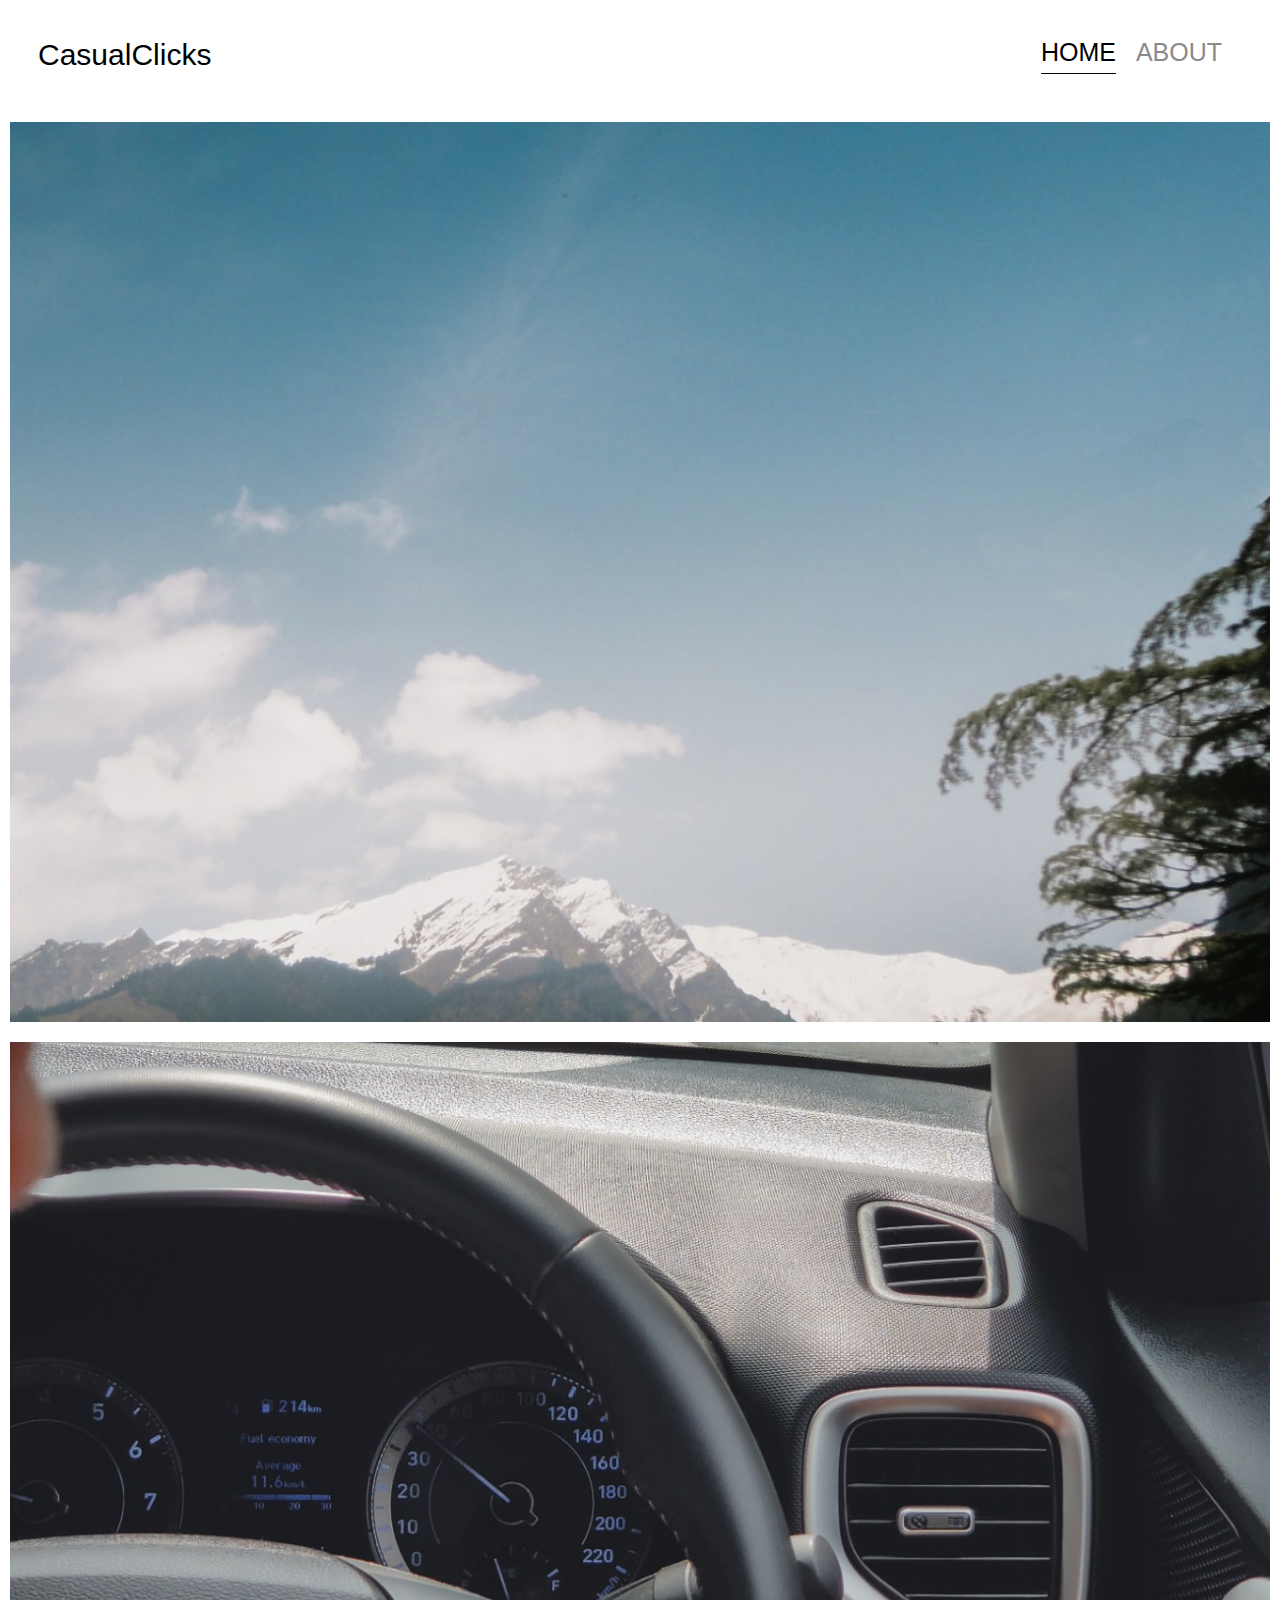
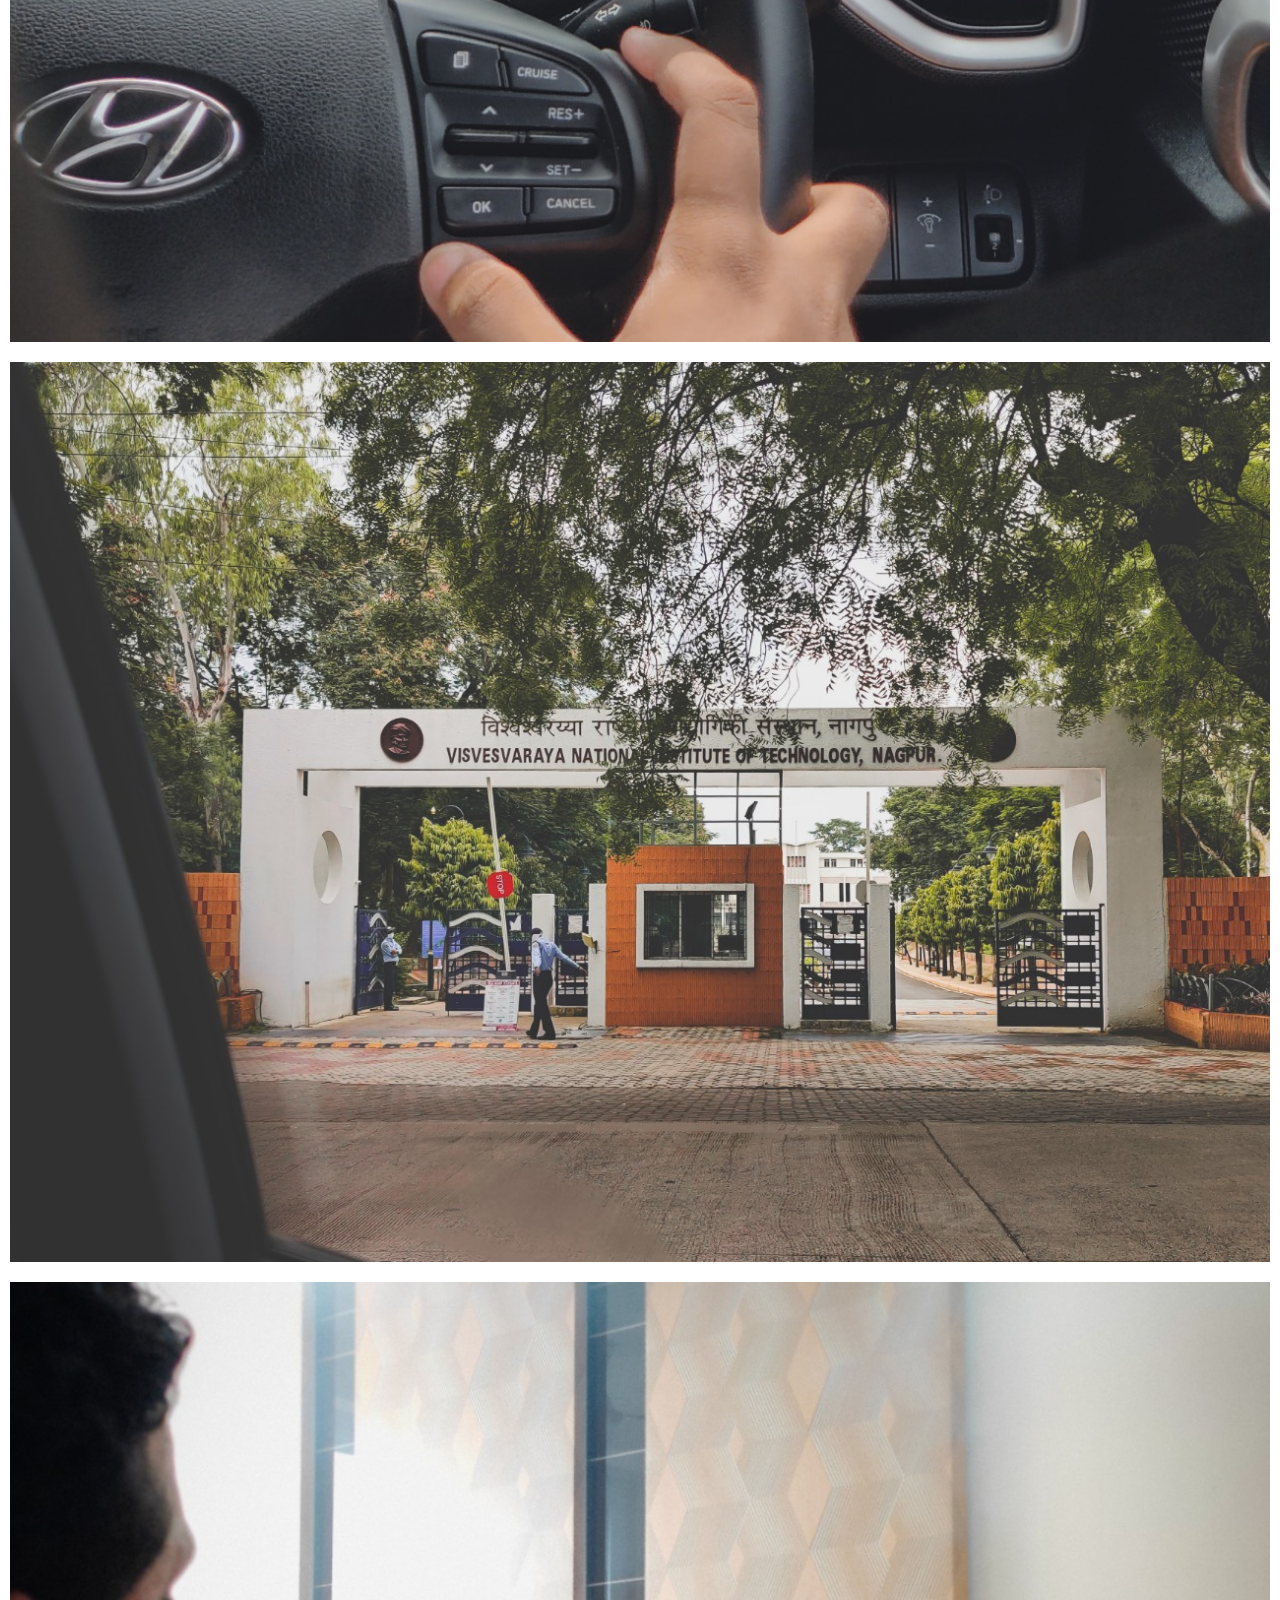
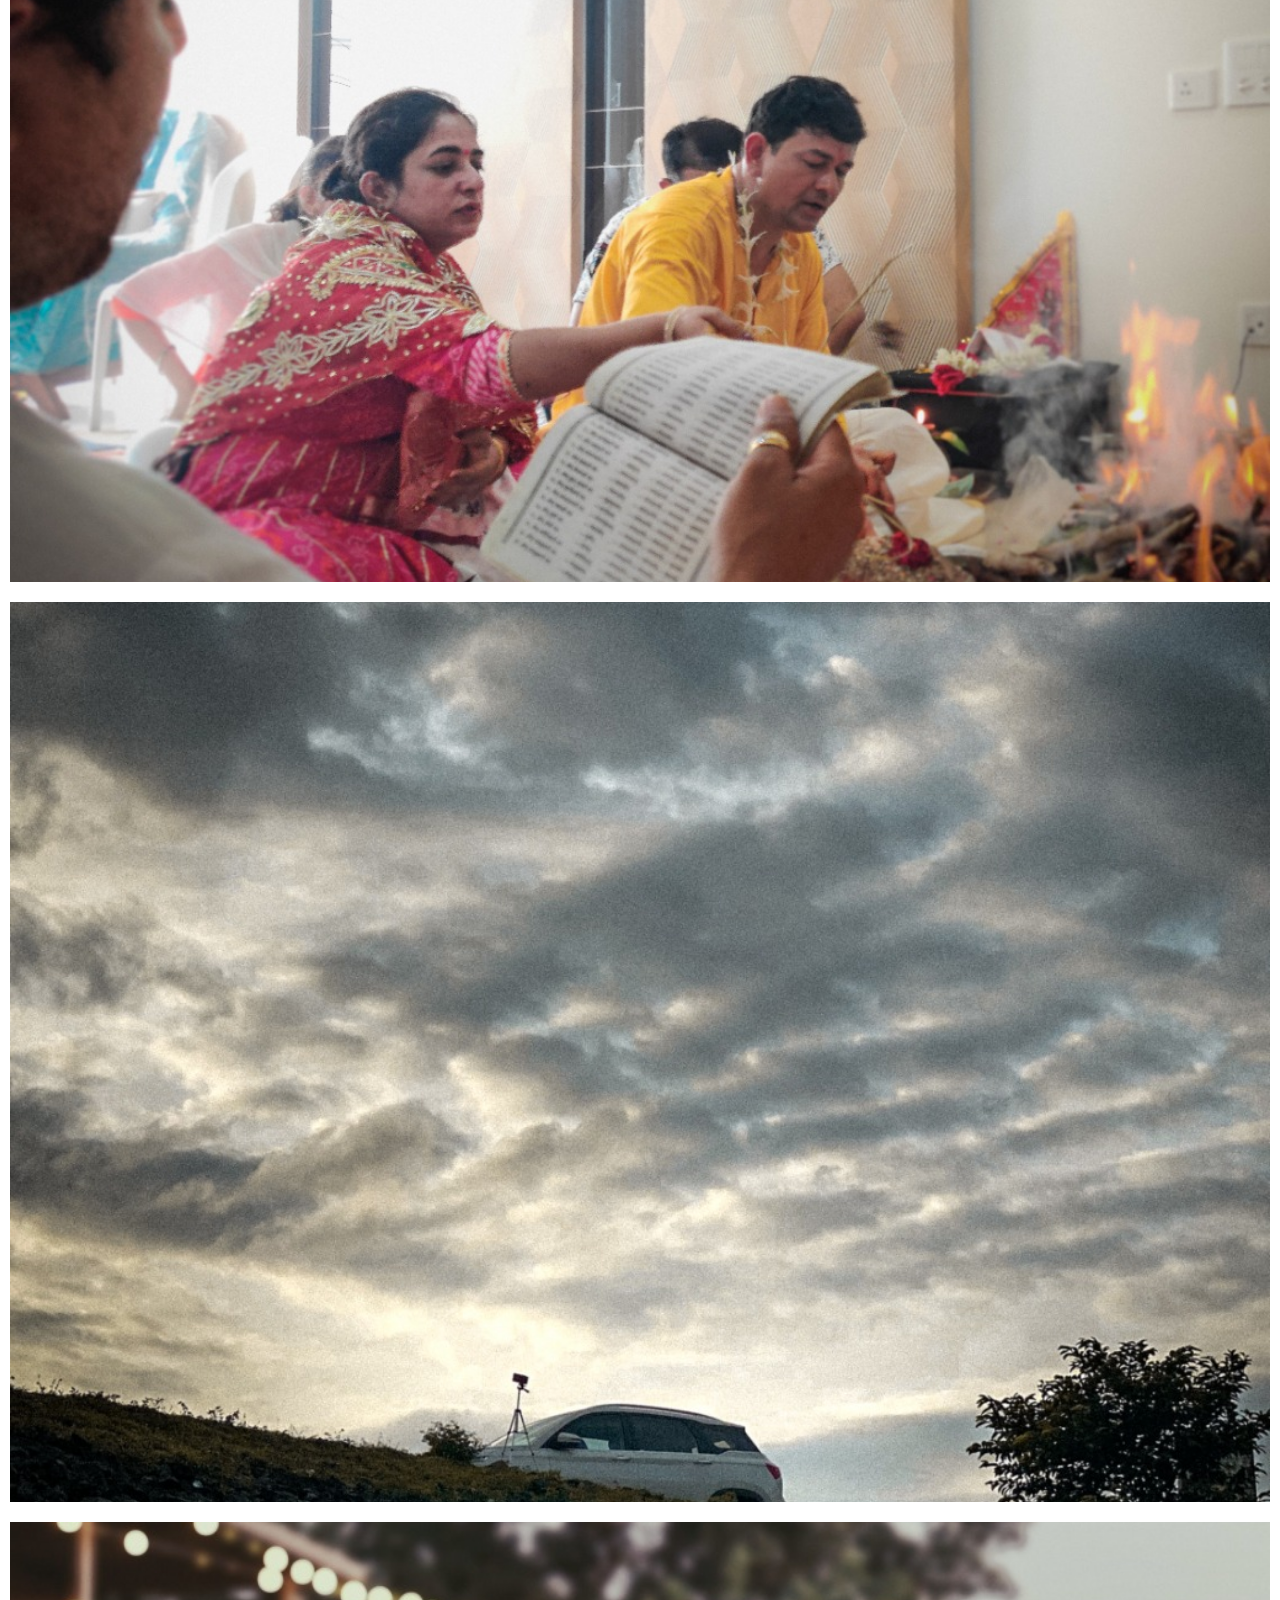
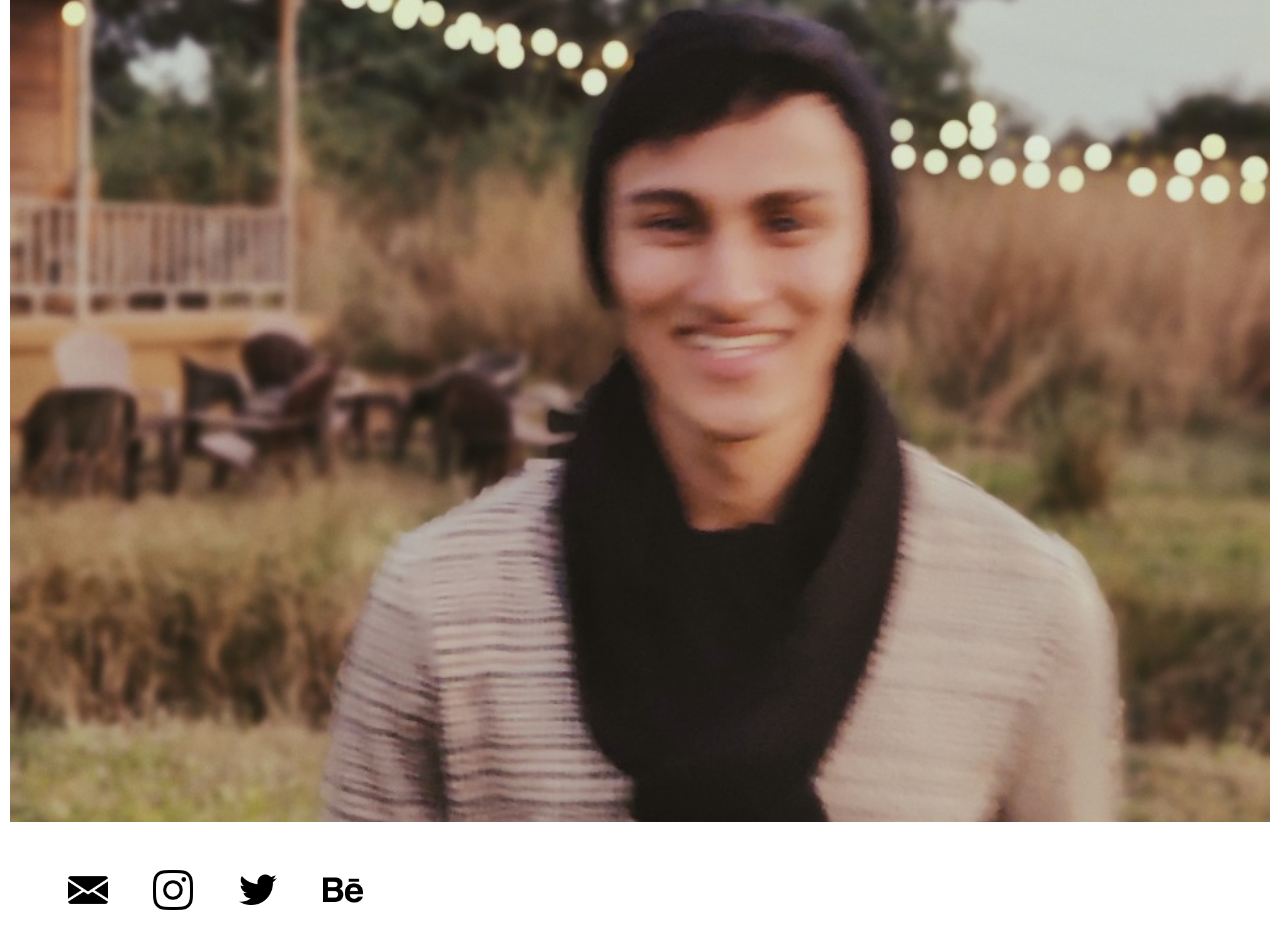
<file: index.html>
<!DOCTYPE html>
<html>
<head>
	<meta charset="utf-8" />
	<title>CasualClicks</title>
	<link rel="icon" type="image" href="images/5.png">
	<link rel="stylesheet" type="text/css" href="style.css">
</head>
<body>
	<div class="container">
<!--Nav-->		
		<div class="nav-wrapper">
			<div class="left-side">
				<div class="brand">
					<div>CasualClicks</div>
				</div>
			</div>

			<div class="right-side">
				<div class="nav-link active-nav-link">
					<a href="index.html">Home</a>
				</div>
				<div class="nav-link">
					<a href="about.html">About</a>
				</div>
			</div>
		</div>
<!--Main Content-->
		<div class="content-wrapper">
			<div class="portfolio-items-wrapper">

				<div class="portfolio-item-wrapper">
					<a href="himachal.html">
					 <div class="portfolio-img-background" style="background-image:url(images/9.jpeg)"></div>

					 <div class="img-text-wrapper">
	
					 	<div class="subtitle">Himachal Pradesh, 2019.</div>
					 </div>
					</a>
				</div>

				<div class="portfolio-item-wrapper">
					<a href="automotive.html">
					 <div class="portfolio-img-background" style="background-image:url(images/11.jpeg)"></div>

					 <div class="img-text-wrapper">
	
					 	<div class="subtitle">Automotive</div>
					 </div>
					</a>
				</div>

				<div class="portfolio-item-wrapper">
					 <a href="vnit.html">
					 <div class="portfolio-img-background" style="background-image:url(images/12.jpeg)"></div>

					 <div class="img-text-wrapper">
	
					 	<div class="subtitle">Visvesvaraya National Institute of Technology.</div>
					 </div>
					 </a>
				</div>

				<div class="portfolio-item-wrapper">
					 <a href="vaastu-pooja.html">
					 <div class="portfolio-img-background" style="background-image:url(images/10.jpeg)"></div>

					 <div class="img-text-wrapper">
	
					 	<div class="subtitle">Vaastu Pooja, 2020.</div>
					 </div>
					 </a>
				</div>

				<div class="portfolio-item-wrapper">
					 <a href="jhilpi.html">
					 <div class="portfolio-img-background" style="background-image:url(images/7.jpeg)"></div>

					 <div class="img-text-wrapper">
	
					 	<div class="subtitle">Jhilpi Lake, 2020.</div>
					 </div>
					 </a>
				</div>

				<div class="portfolio-item-wrapper">
					 <a href="karhandla.html">
					 <div class="portfolio-img-background" style="background-image:url(images/8.jpeg)"></div>

					 <div class="img-text-wrapper">
	
					 	<div class="subtitle">Karhandla, 2020.</div>
					 </div>
					 </a>
				</div>
			</div>
		</div>

<!--Footer-->
		<div class="footer-wrapper">
			<div class="footer-link">
				<a href="mailto:casualclicks20@gmail.com"><img src="logos/email.png" height="25px"></a>
			</div>
			<div class="footer-link">
				<a href="https://www.instagram.com/casualclicks20/"><img src="logos/instagram.png" height="25px"></a>
			</div>
			<div class="footer-link">
				<a href="https://twitter.com/casualclicks20"><img src="logos/twitter1.png" height="25px"></a>
			</div>
			<div class="footer-link">
				<a href="https://www.behance.net/parasbansal20"><img src="logos/behance.png" height="25px"></a>
			</div>
		</div>
	</div>

</body>
<!--Javascript for hovering to make bg darker action-->
<script >
	const portfolioItems = document.querySelectorAll('.portfolio-item-wrapper');

	portfolioItems.forEach(portfolioItem =>{
		portfolioItem.addEventListener('mouseover', () =>{
			portfolioItem.childNodes[1].childNodes[1].classList.add('img-darken');
		})

		portfolioItem.addEventListener('mouseout', () =>{
			portfolioItem.childNodes[1].childNodes[1].classList.remove('img-darken');
		})
	})
	
</script>
</html>
</file>
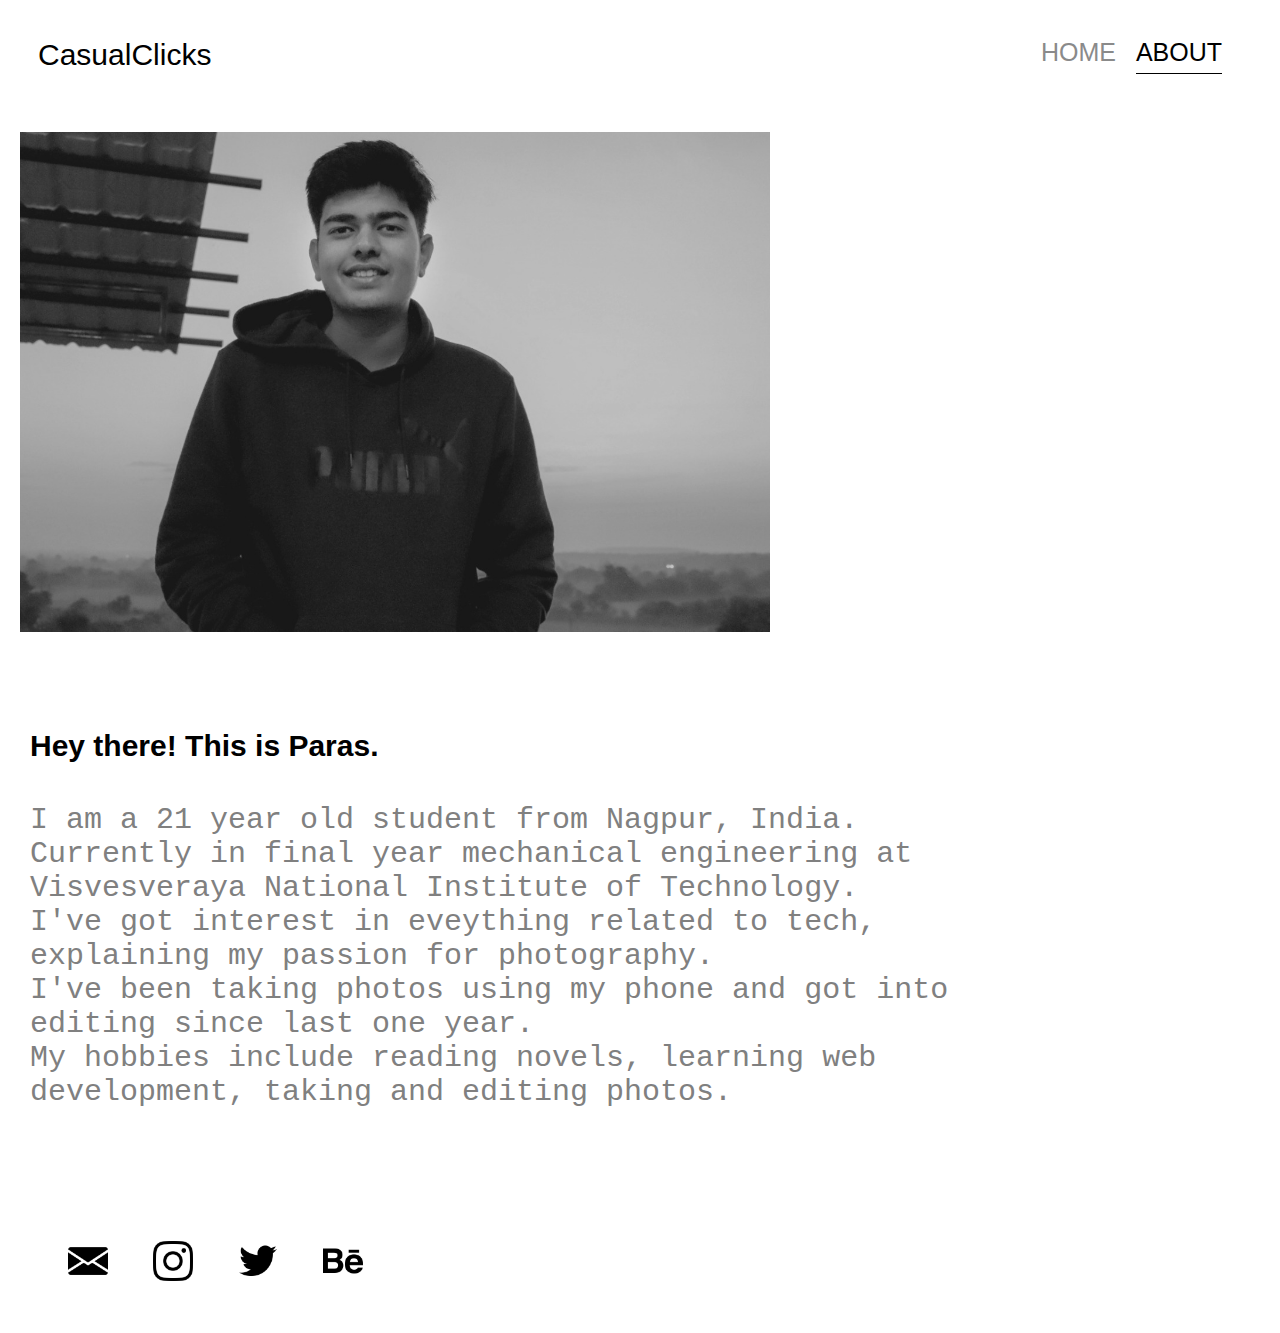
<file: about.html>
<!DOCTYPE html>
<html>
<head>
	<meta charset="utf-8" />
	<title>About</title>
		<link rel="icon" type="image" href="images/5.png">
	<link rel="stylesheet" type="text/css" href="style.css">
</head>
<body>
	<div class="container">
		<div class="nav-wrapper">
			<div class="left-side">
				<div class="brand">
					<div>CasualClicks</div>
				</div>
			</div>

			<div class="right-side">
				<div class="nav-link">
					<a href="index.html">Home</a>
				</div>
				<div class="nav-link active-nav-link">
					<a href="about.html">About</a>
				</div>
			</div>
		</div>

		<div class="content-wrapper">
			<div class="two-column-wrapper">
				<div class="profile-image-wrapper">
					<img src="images/6.jpeg" >
				</div>

			<div class="profile-content-wrapper">
				<h4>Hey there! This is Paras.</h4>
				<p><pre>
I am a 21 year old student from Nagpur, India.
Currently in final year mechanical engineering at 
Visvesveraya National Institute of Technology.
I've got interest in eveything related to tech, 
explaining my passion for photography. 
I've been taking photos using my phone and got into 
editing since last one year.
My hobbies include reading novels, learning web 
development, taking and editing photos.
				</p></pre>
			</div>	
			</div>
		</div>
		<div class="footer-wrapper">
			<div class="footer-link">
				<a href="mailto:casualclicks20@gmail.com"><img src="logos/email.png" height="25px"></a>
			</div>
			<div class="footer-link">
				<a href="https://www.instagram.com/casualclicks20/"><img src="logos/instagram.png" height="25px"></a>
			</div>
			<div class="footer-link">
				<a href="https://twitter.com/casualclicks20"><img src="logos/twitter1.png" height="25px"></a>
			</div>
			<div class="footer-link">
				<a href="https://www.behance.net/parasbansal20"><img src="logos/behance.png" height="25px"></a>
			</div>
		</div>

	</div>

	

</body>

</html>
</file>
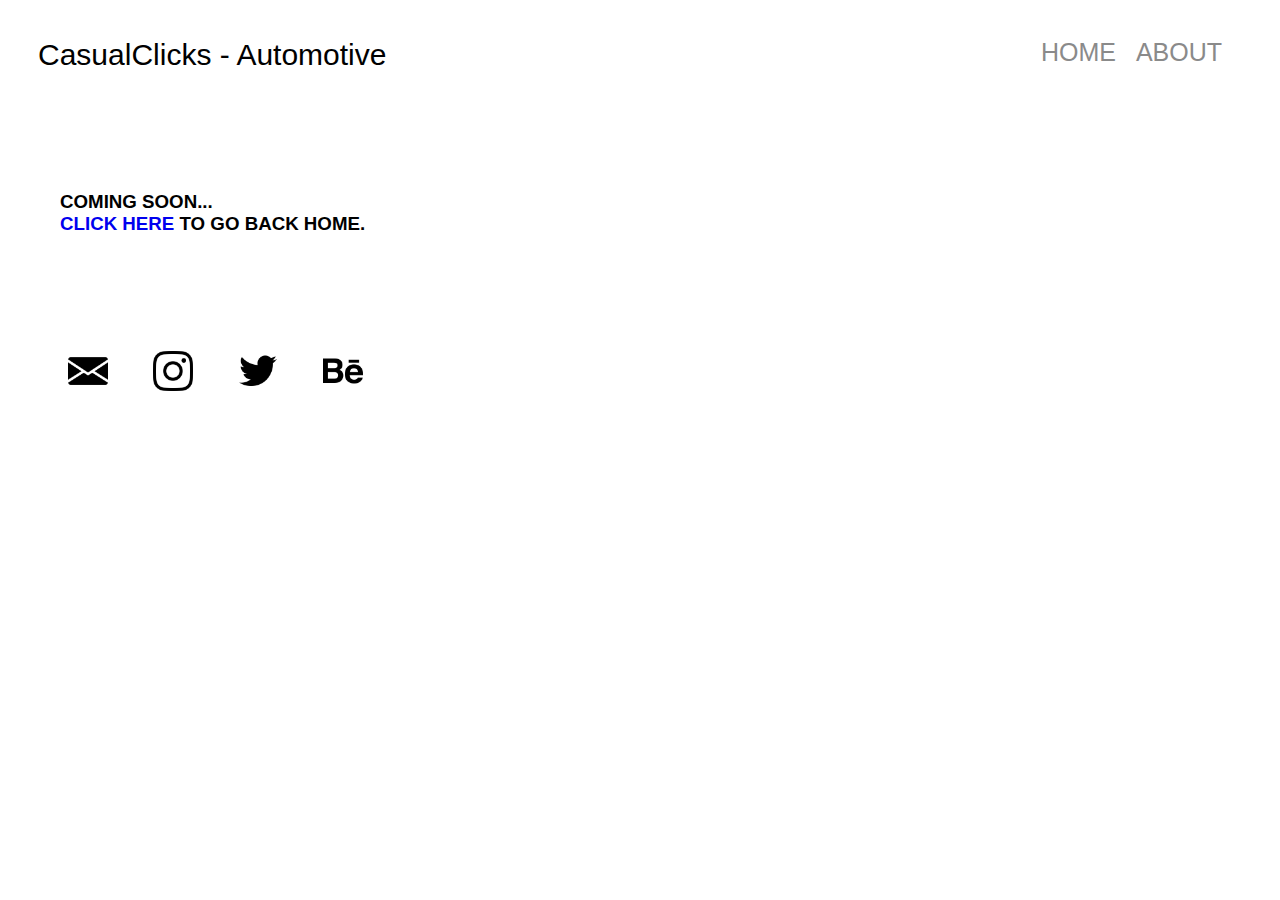
<file: automotive.html>
<!DOCTYPE html>
<html>
<head>
	<meta charset="utf-8" />
	<title>CasualClicks - Automotive</title>
	<link rel="icon" type="image" href="images/5.png">
	<link rel="stylesheet" type="text/css" href="style.css">
</head>
<body>
		<div class="container">
<!--Nav-->		
			<div class="nav-wrapper">
				<div class="left-side">
					<div class="brand">
						<div>CasualClicks - Automotive</div>
					</div>
				</div>

				<div class="right-side">
					<div class="nav-link">
						<a href="index.html">Home</a>
					</div>
					<div class="nav-link">
						<a href="about.html">About</a>
					</div>
				</div>
			</div>

		<div class="content-wrapper">
			<div class="portfolio-items-wrapper">

				<div class="portfolio-item-wrapper">
					<h3 style="padding: 50px">COMING SOON... <br><a href="index.html">CLICK HERE</a> TO GO BACK HOME.</h3>
				</div>
			</div>
		</div>

		<div class="footer-wrapper">
			<div class="footer-link">
				<a href="mailto:casualclicks20@gmail.com"><img src="logos/email.png" height="25px"></a>
			</div>
			<div class="footer-link">
				<a href="https://www.instagram.com/casualclicks20/"><img src="logos/instagram.png" height="25px"></a>
			</div>
			<div class="footer-link">
				<a href="https://twitter.com/casualclicks20"><img src="logos/twitter1.png" height="25px"></a>
			</div>
			<div class="footer-link">
				<a href="https://www.behance.net/parasbansal20"><img src="logos/behance.png" height="25px"></a>
			</div>
		</div>
	</div>

</body>
</html>
</file>
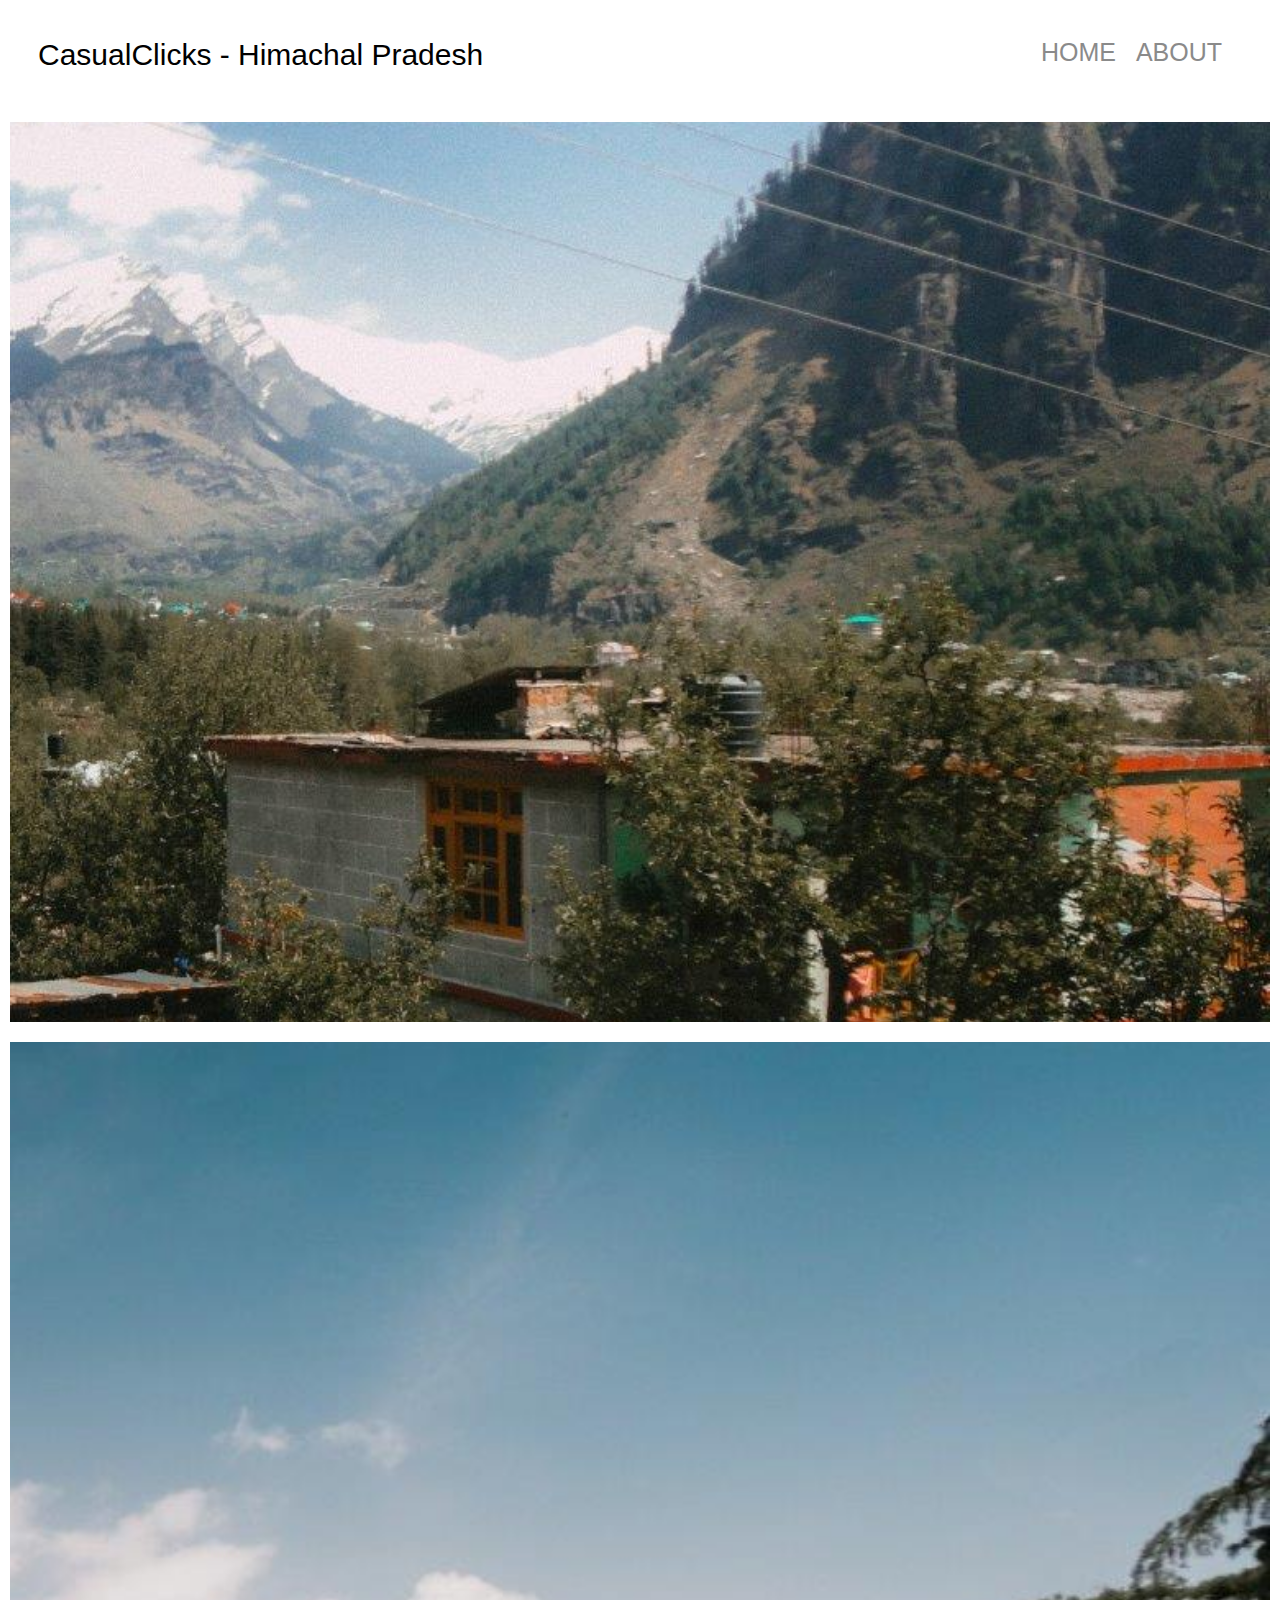
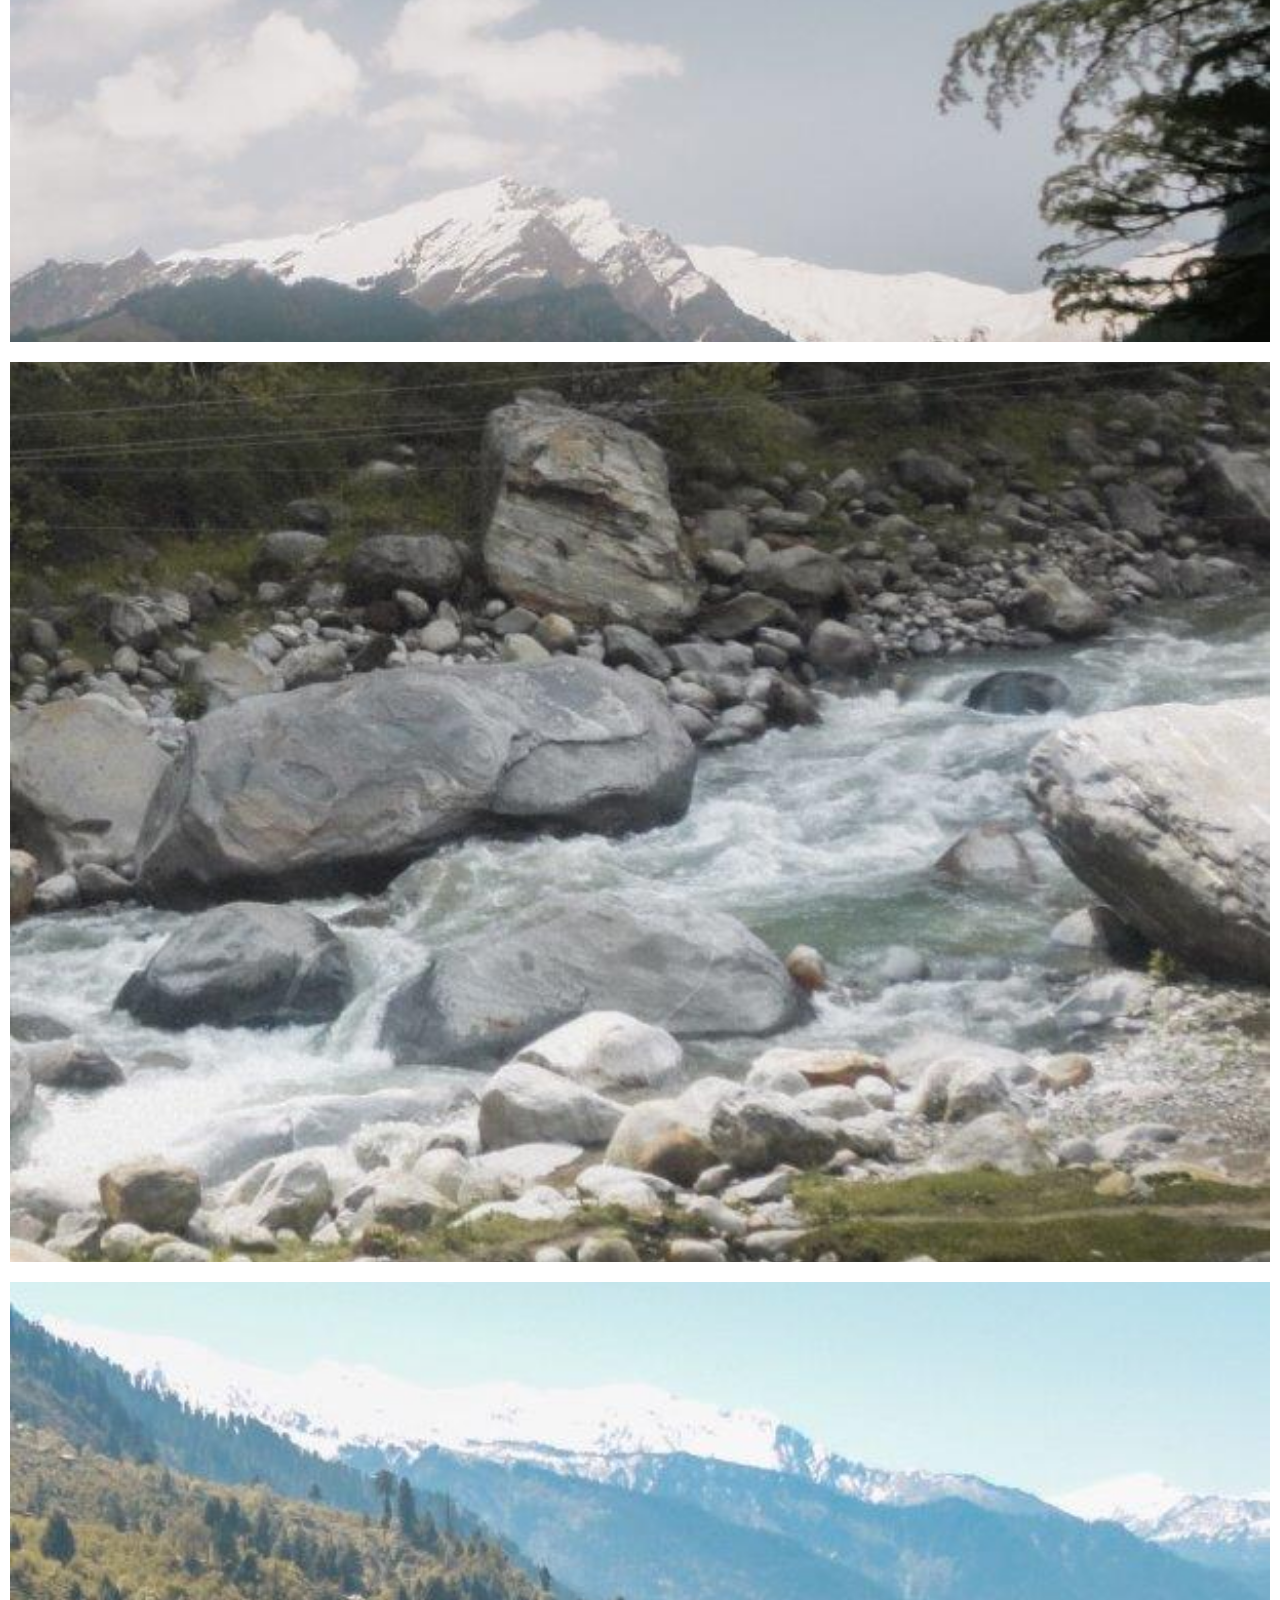
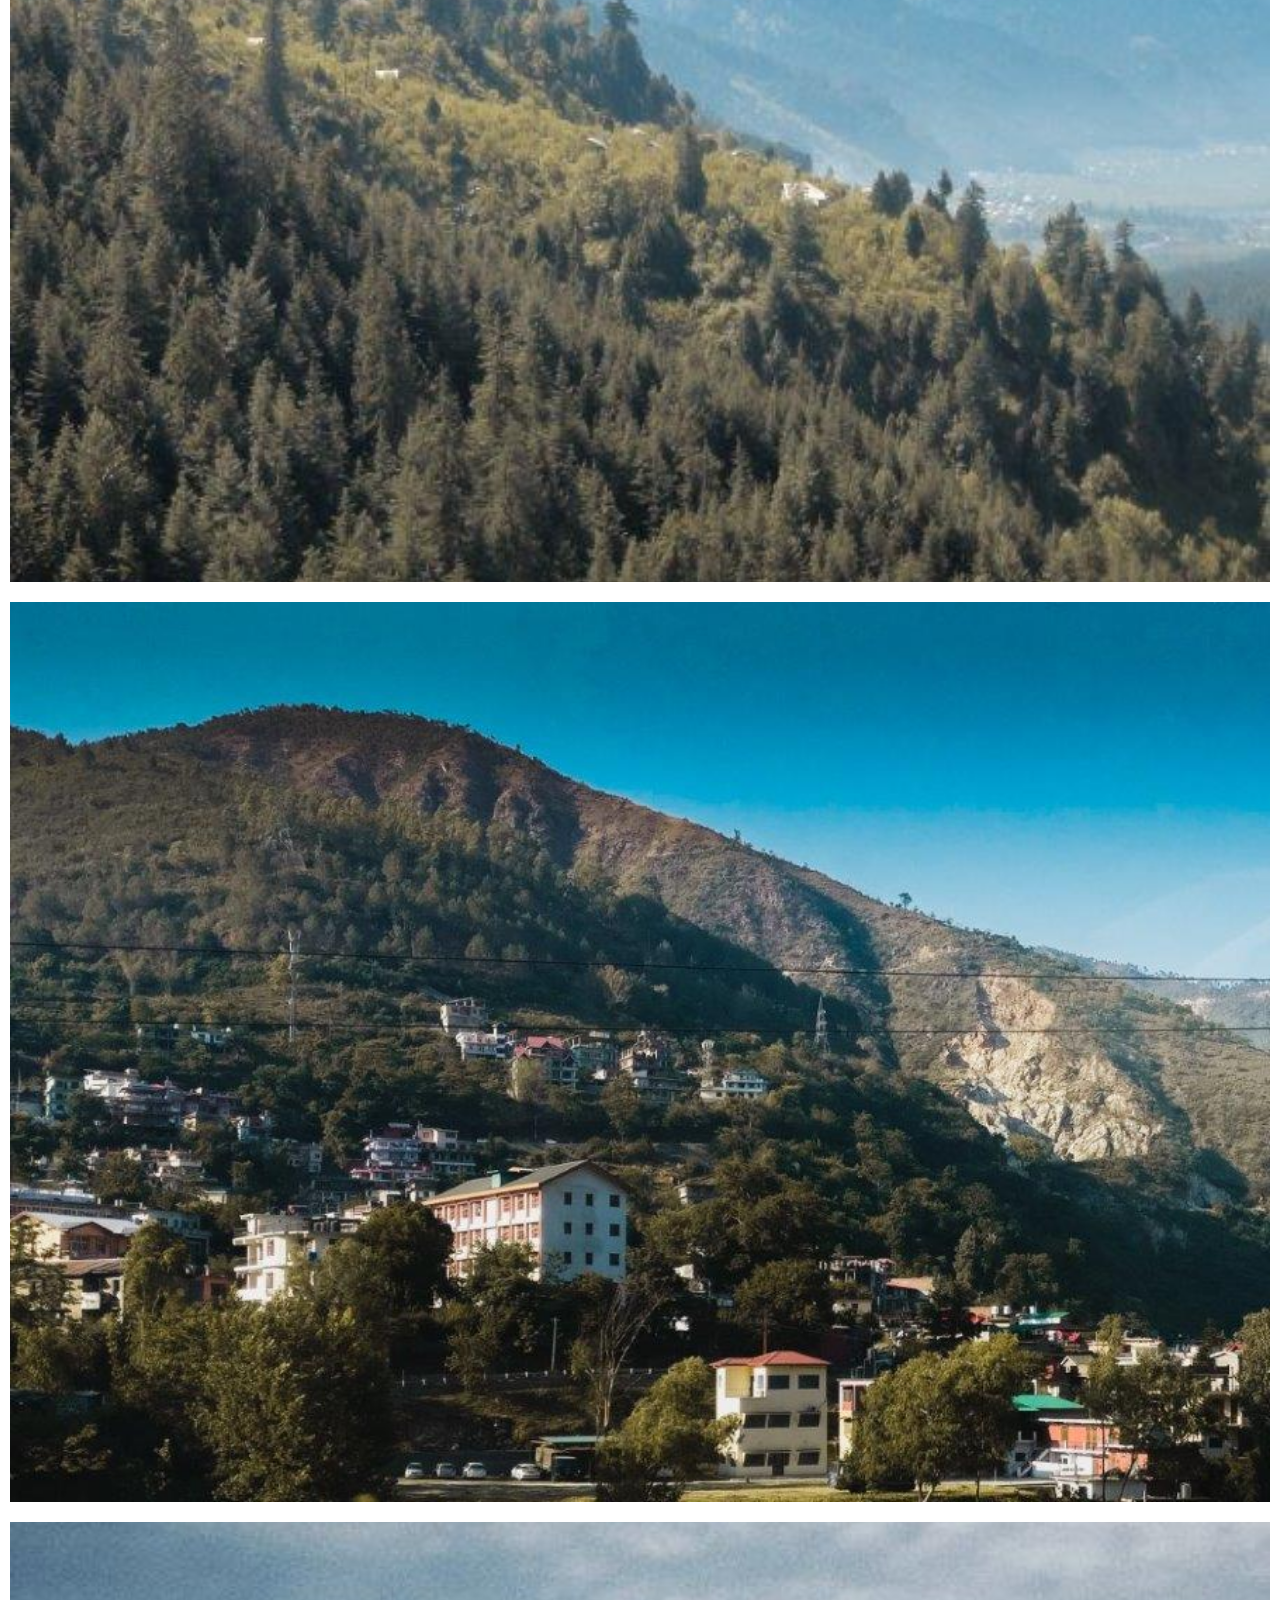
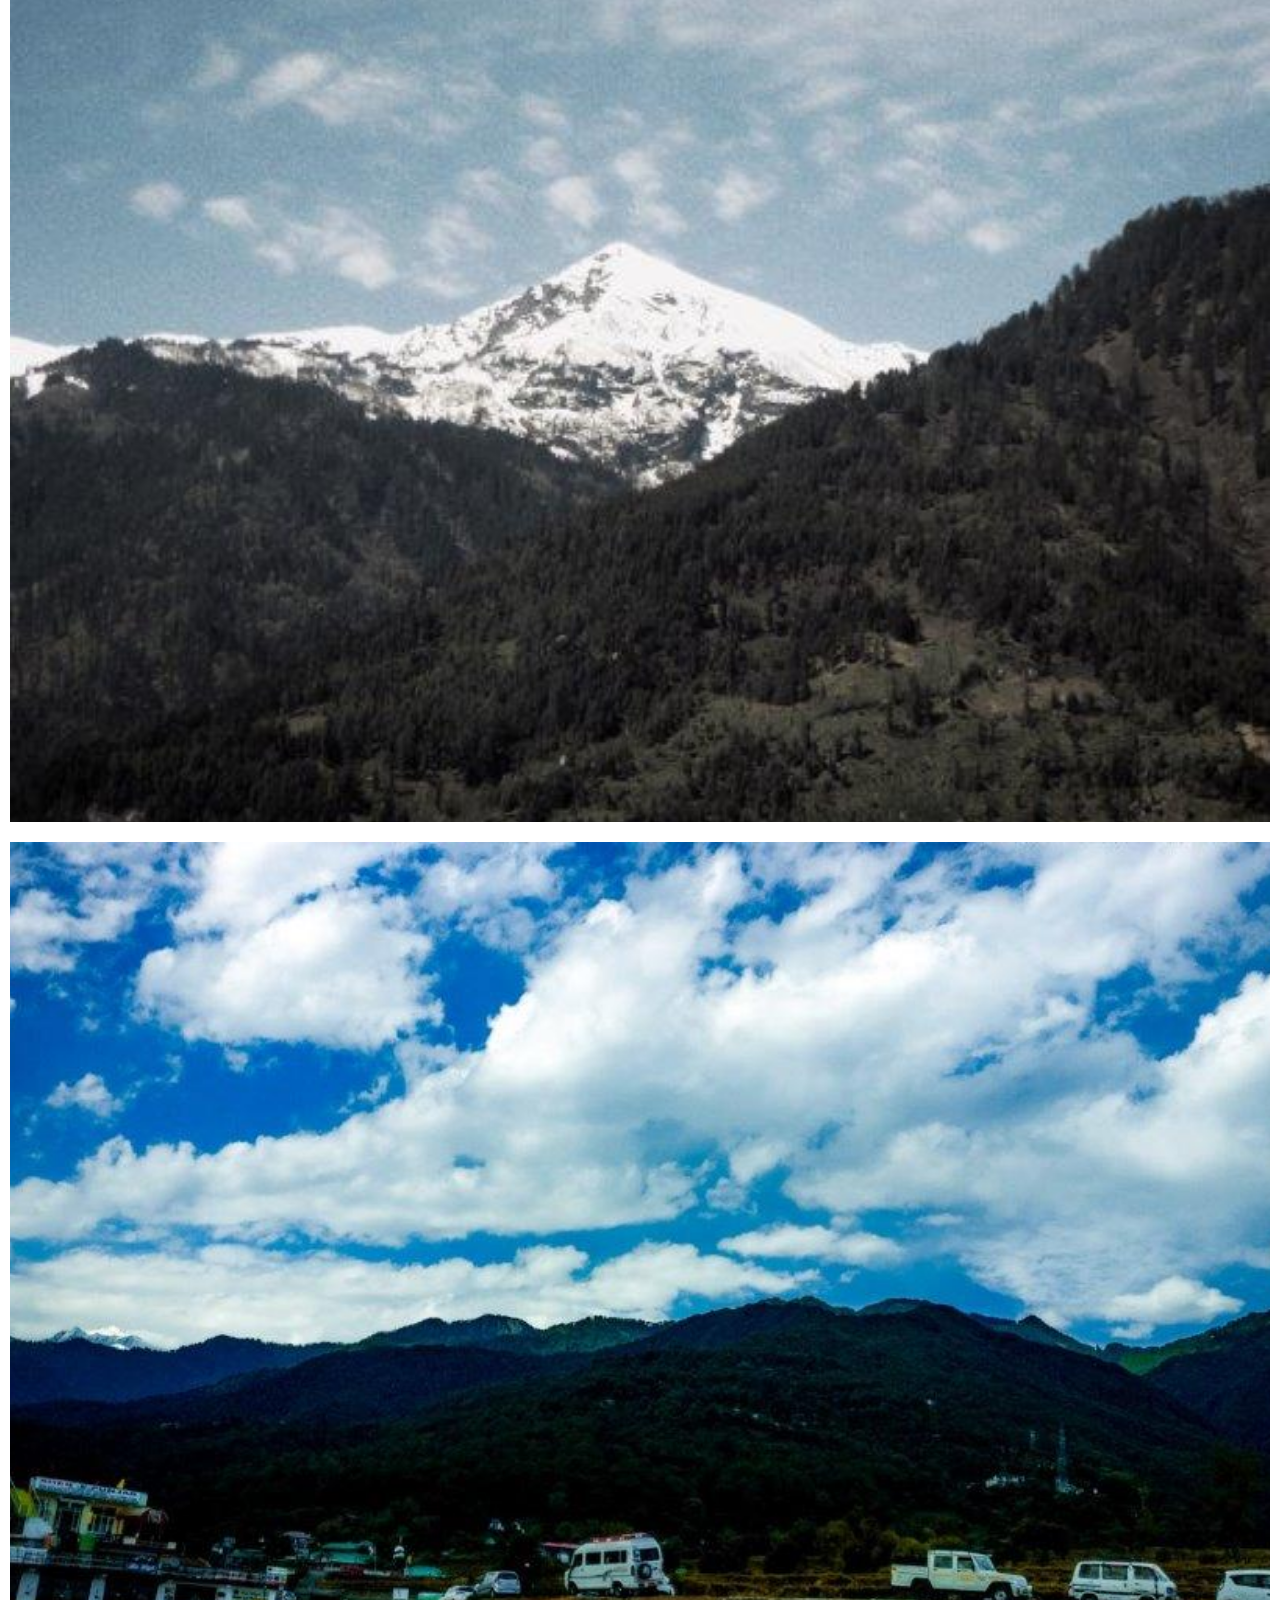
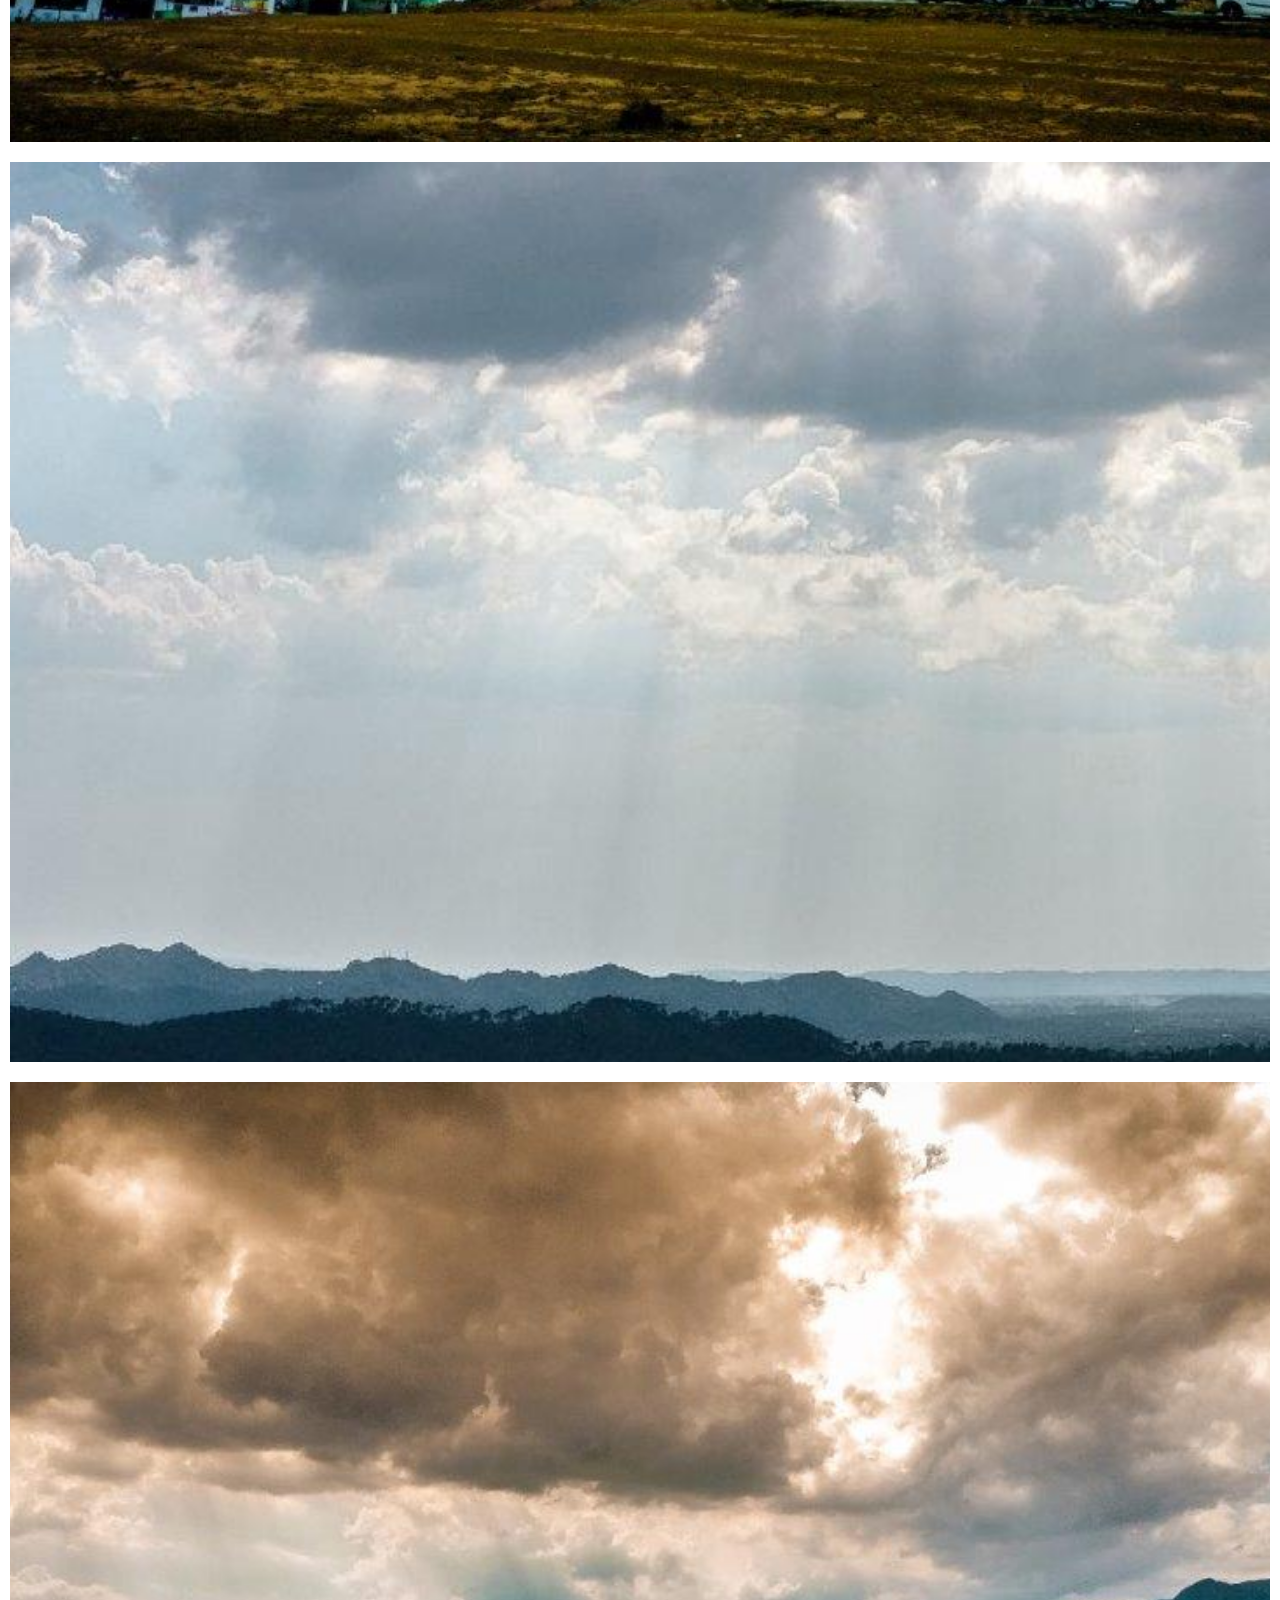
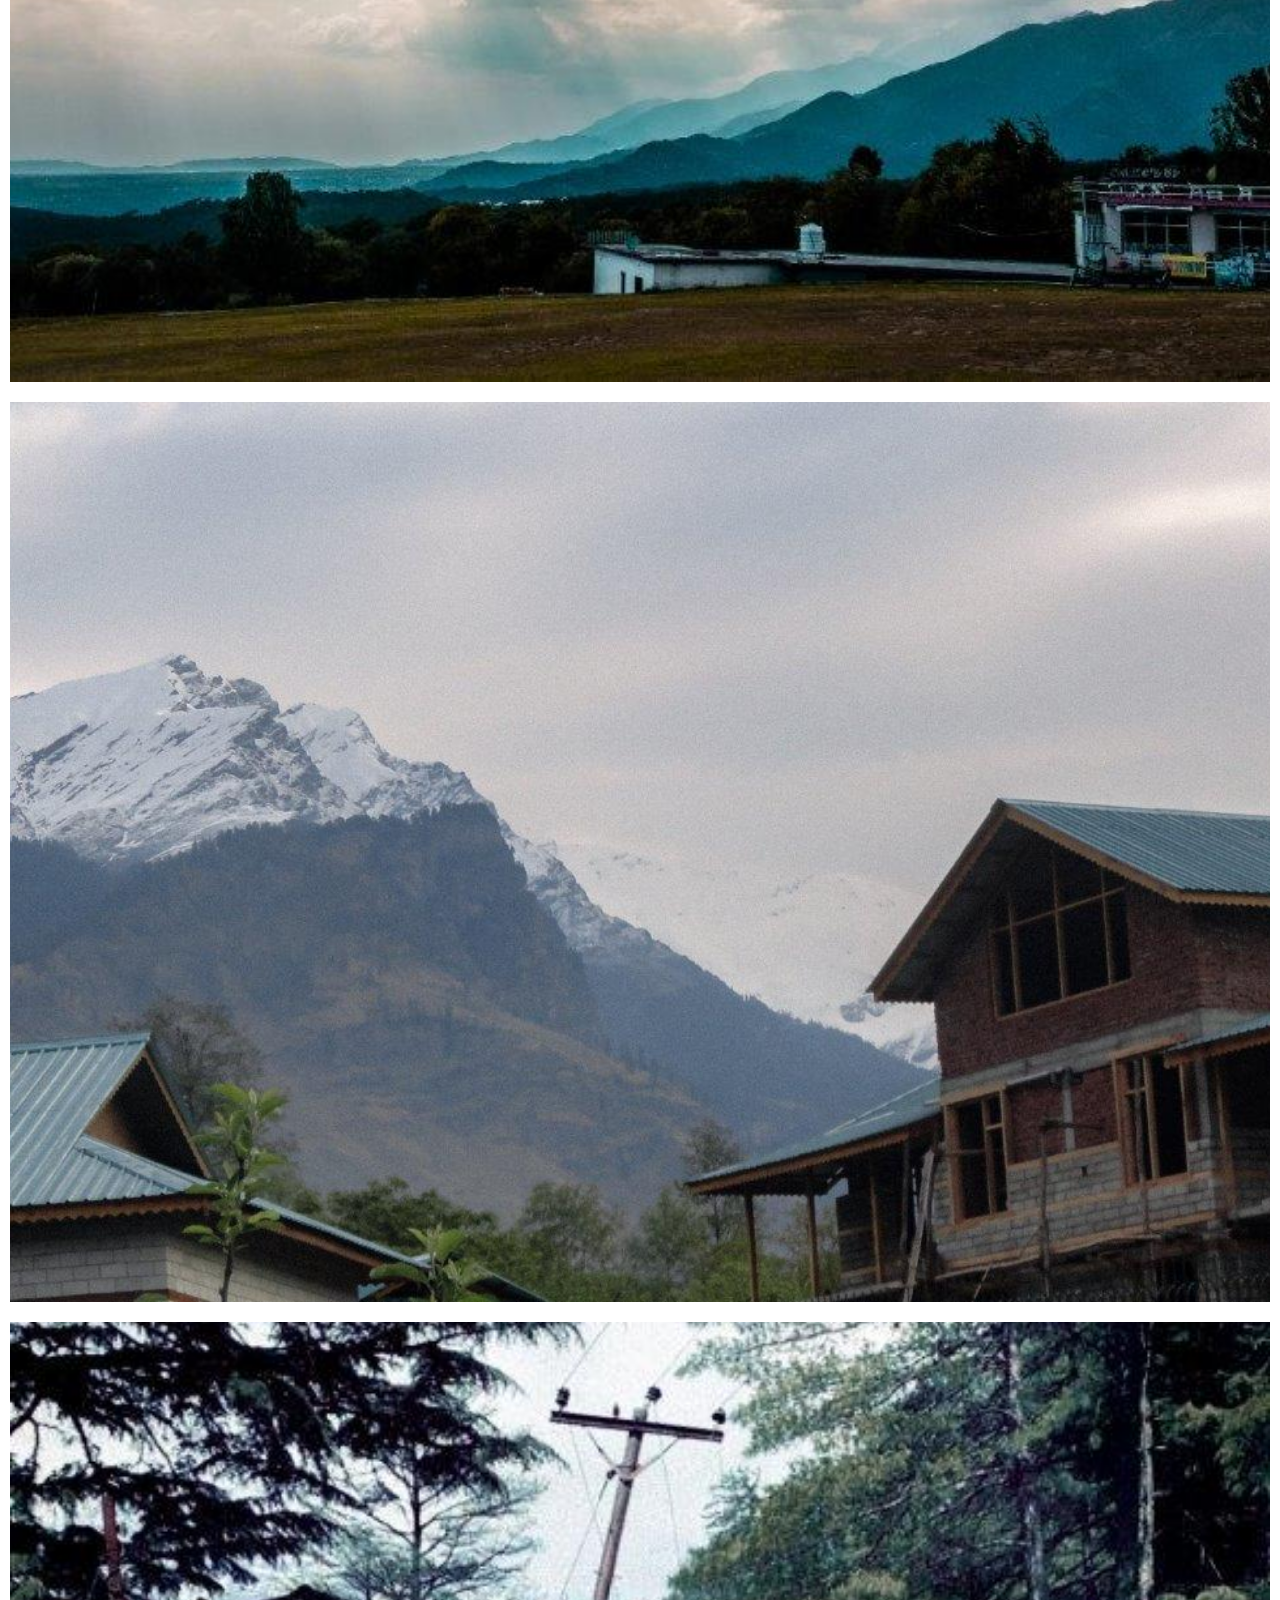
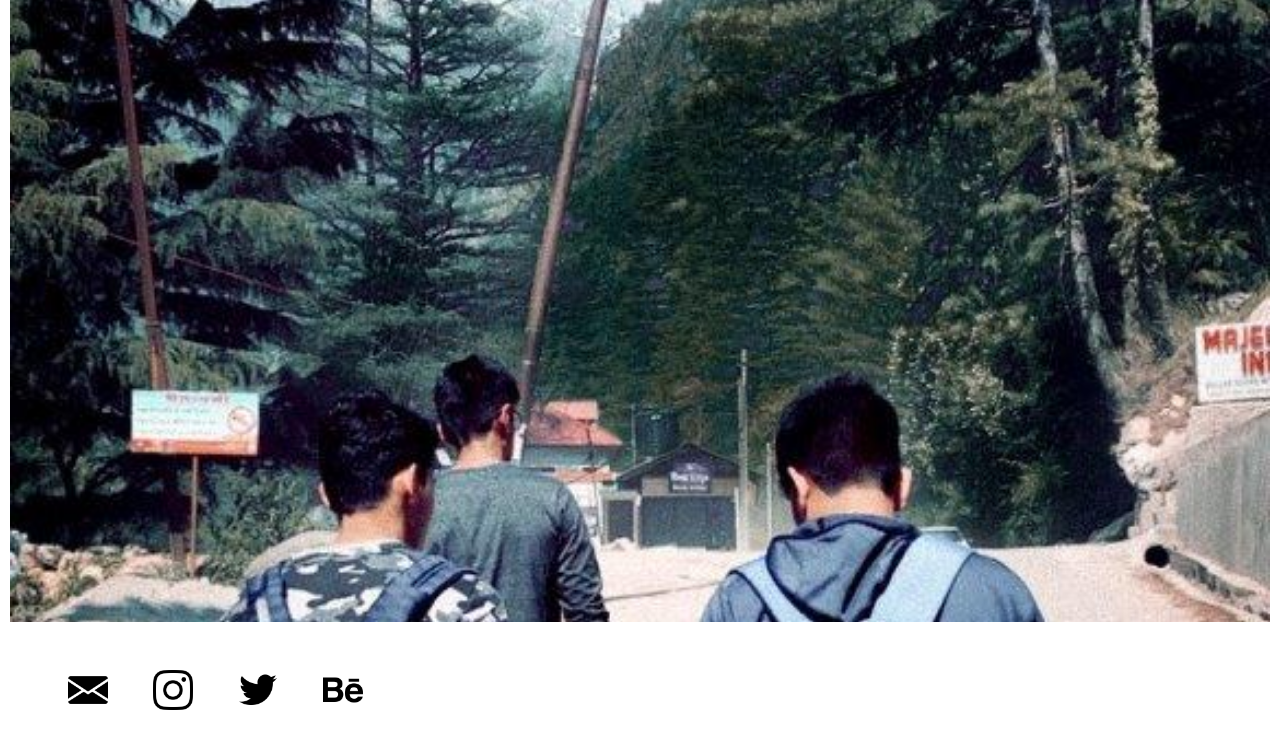
<file: himachal.html>
<!DOCTYPE html>
<html>
<head>
	<meta charset="utf-8" />
	<title>Himachal Pradesh</title>
	<link rel="icon" type="image" style="border-radius: 100%" href="images/5.png">
	<link rel="stylesheet" type="text/css" href="style.css">
</head>
<body>
	<div class="container">
<!--Nav-->		
		<div class="nav-wrapper">
			<div class="left-side">
				<div class="brand">
					<div>CasualClicks - Himachal Pradesh</div>
				</div>
			</div>

			<div class="right-side">
				<div class="nav-link">
					<a href="index.html">Home</a>
				</div>
				<div class="nav-link">
					<a href="about.html">About</a>
				</div>
			</div>
		</div>
<!--Main Content-->
		<div class="content-wrapper">
			<div class="portfolio-items-wrapper">

				<div class="portfolio-item-wrapper">
					<a href="himachal/1.jpg">
					 <div class="portfolio-img-background" style="background-image:url(himachal/1.jpg)"></div>

					 <div class="img-text-wrapper">
	
					 </div>
					</a>
				</div>

				<div class="portfolio-item-wrapper">
					<a href="himachal/2.jpg">
					 <div class="portfolio-img-background" style="background-image:url(himachal/2.jpg)"></div>

					 <div class="img-text-wrapper">
	
					 </div>
					</a>
				</div>

				<div class="portfolio-item-wrapper">
					 <a href="himachal/3.jpg">
					 <div class="portfolio-img-background" style="background-image:url(himachal/3.jpg)"></div>

					 <div class="img-text-wrapper">
	
					 </div>
					 </a>
				</div>

				<div class="portfolio-item-wrapper">
					 <a href="himachal/4.jpg">
					 <div class="portfolio-img-background" style="background-image:url(himachal/4.jpg)"></div>

					 <div class="img-text-wrapper">
	
					 </div>
					 </a>
				</div>

				<div class="portfolio-item-wrapper">
					 <a href="himachal/5.jpg">
					 <div class="portfolio-img-background" style="background-image:url(himachal/5.jpg)"></div>

					 <div class="img-text-wrapper">
	
					 </div>
					 </a>
				</div>

				<div class="portfolio-item-wrapper">
					 <a href="himachal/6.jpg">
					 <div class="portfolio-img-background" style="background-image:url(himachal/6.jpg)"></div>

					 <div class="img-text-wrapper">
	
					 </div>
					 </a>
				</div>

				<div class="portfolio-item-wrapper">
					 <a href="himachal/7.jpg">
					 <div class="portfolio-img-background" style="background-image:url(himachal/7.jpg)"></div>

					 <div class="img-text-wrapper">
	
					 </div>
					 </a>
				</div>

				<div class="portfolio-item-wrapper">
					 <a href="himachal/8.jpg">
					 <div class="portfolio-img-background" style="background-image:url(himachal/8.jpg)"></div>

					 <div class="img-text-wrapper">
	
					 </div>
					 </a>
				</div>

				<div class="portfolio-item-wrapper">
					 <a href="himachal/9.jpg">
					 <div class="portfolio-img-background" style="background-image:url(himachal/9.jpg)"></div>

					 <div class="img-text-wrapper">
	
					 </div>
					 </a>
				</div>

				<div class="portfolio-item-wrapper">
					 <a href="himachal/10.jpg">
					 <div class="portfolio-img-background" style="background-image:url(himachal/10.jpg)"></div>

					 <div class="img-text-wrapper">
	
					 </div>
					 </a>
				</div>

				<div class="portfolio-item-wrapper">
					 <a href="himachal/11.jpg">
					 <div class="portfolio-img-background" style="background-image:url(himachal/11.jpg)"></div>

					 <div class="img-text-wrapper">
	
					 </div>
					 </a>
				</div>
			</div>
		</div>

<!--Footer-->
		<div class="footer-wrapper">
			<div class="footer-link">
				<a href="mailto:casualclicks20@gmail.com"><img src="logos/email.png" height="25px"></a>
			</div>
			<div class="footer-link">
				<a href="https://www.instagram.com/casualclicks20/"><img src="logos/instagram.png" height="25px"></a>
			</div>
			<div class="footer-link">
				<a href="https://twitter.com/casualclicks20"><img src="logos/twitter1.png" height="25px"></a>
			</div>
			<div class="footer-link">
				<a href="https://www.behance.net/parasbansal20"><img src="logos/behance.png" height="25px"></a>
			</div>
		</div>
	</div>

</body>
<!--Javascript for hovering to make bg darker action-->
<!--<script >
	const portfolioItems = document.querySelectorAll('.portfolio-item-wrapper');

	portfolioItems.forEach(portfolioItem =>{
		portfolioItem.addEventListener('mouseover', () =>{
			portfolioItem.childNodes[1].childNodes[1].classList.add('img-darken');
		})

		portfolioItem.addEventListener('mouseout', () =>{
			portfolioItem.childNodes[1].childNodes[1].classList.remove('img-darken');
		})
	})
	
</script>-->
</html>
</file>
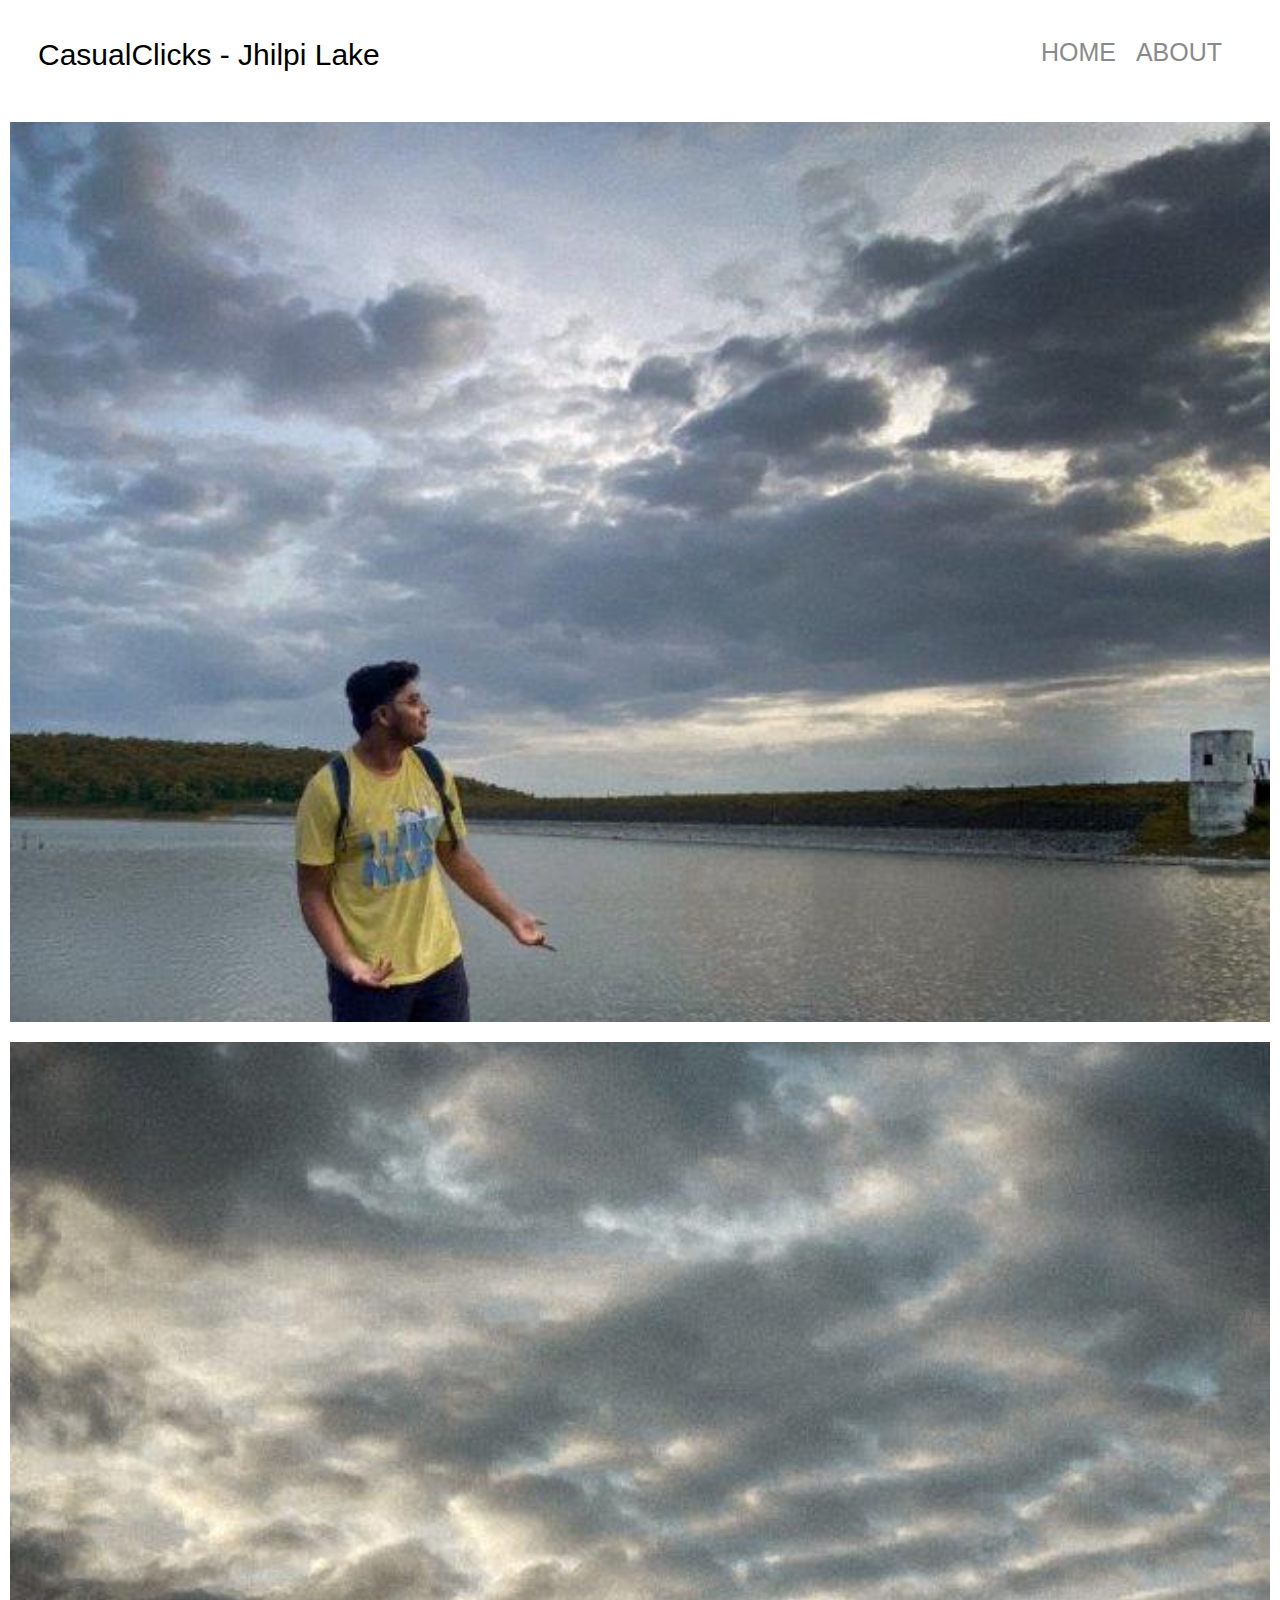
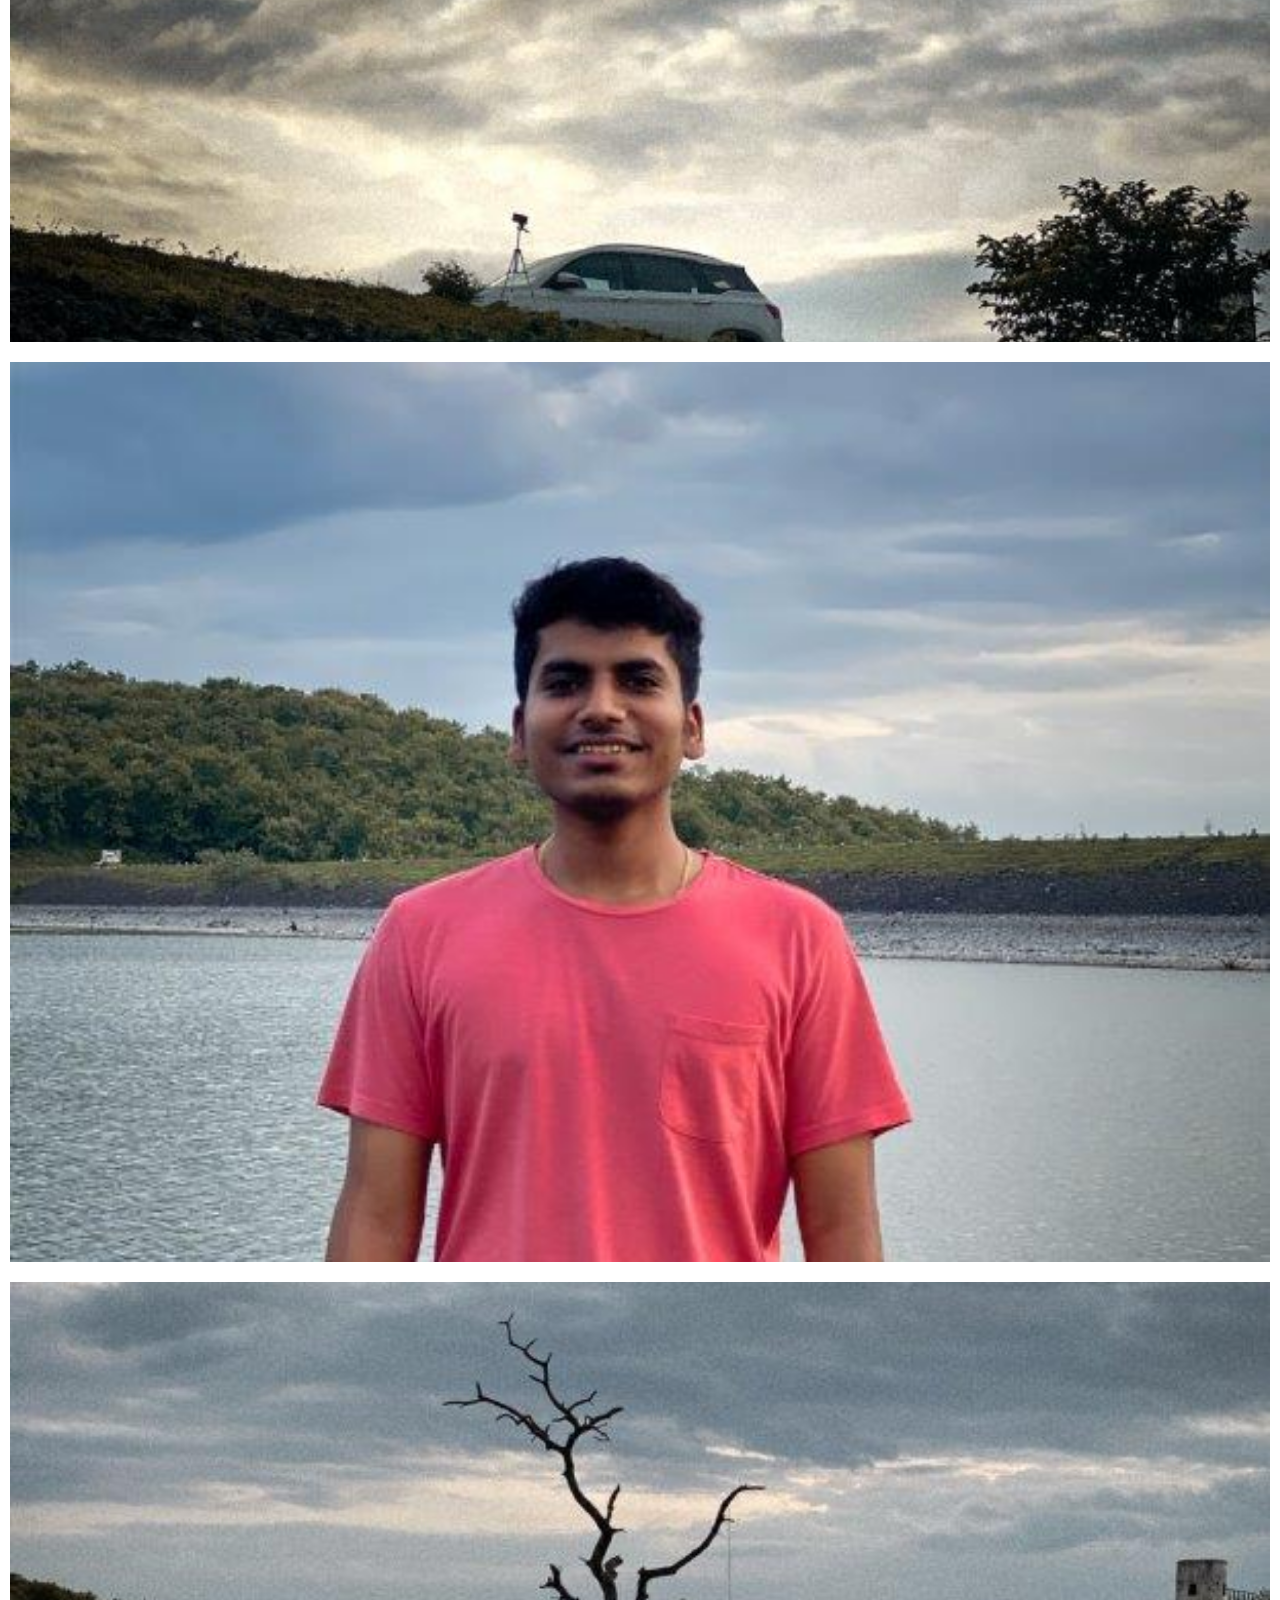
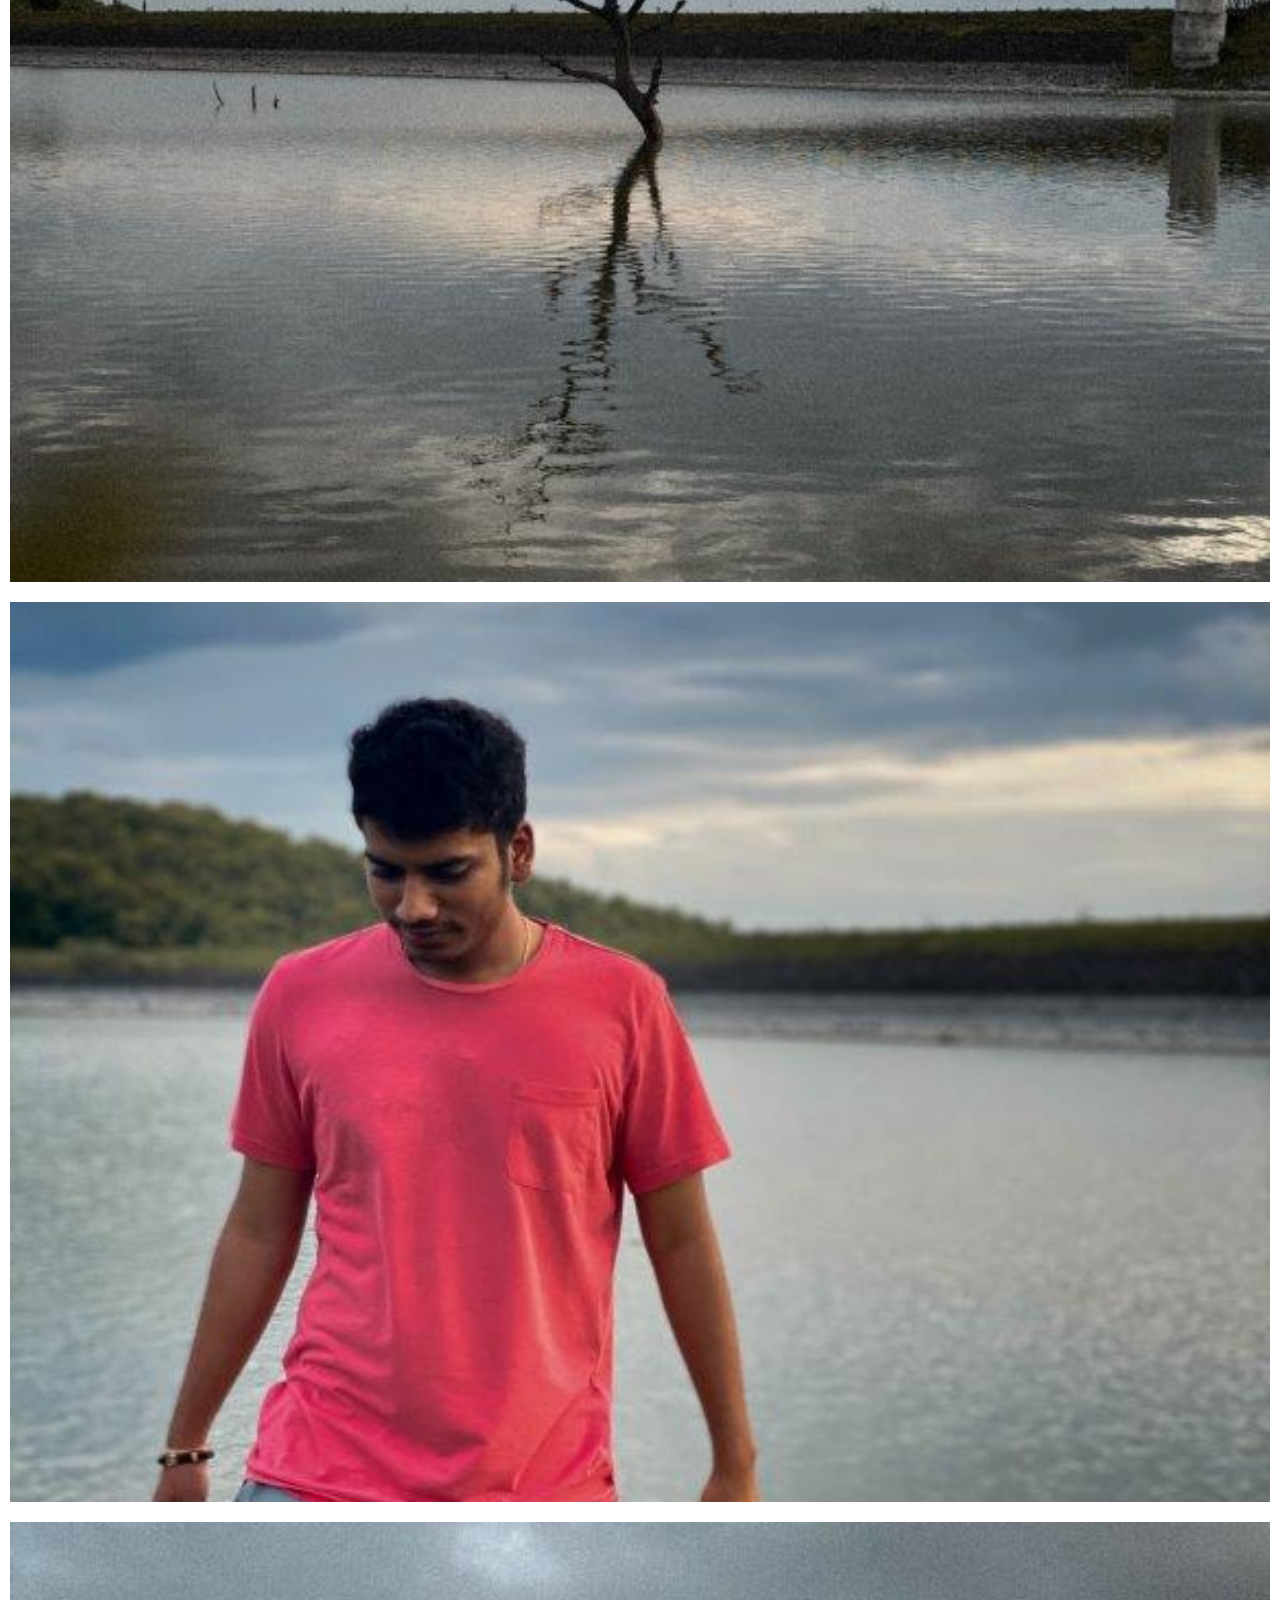
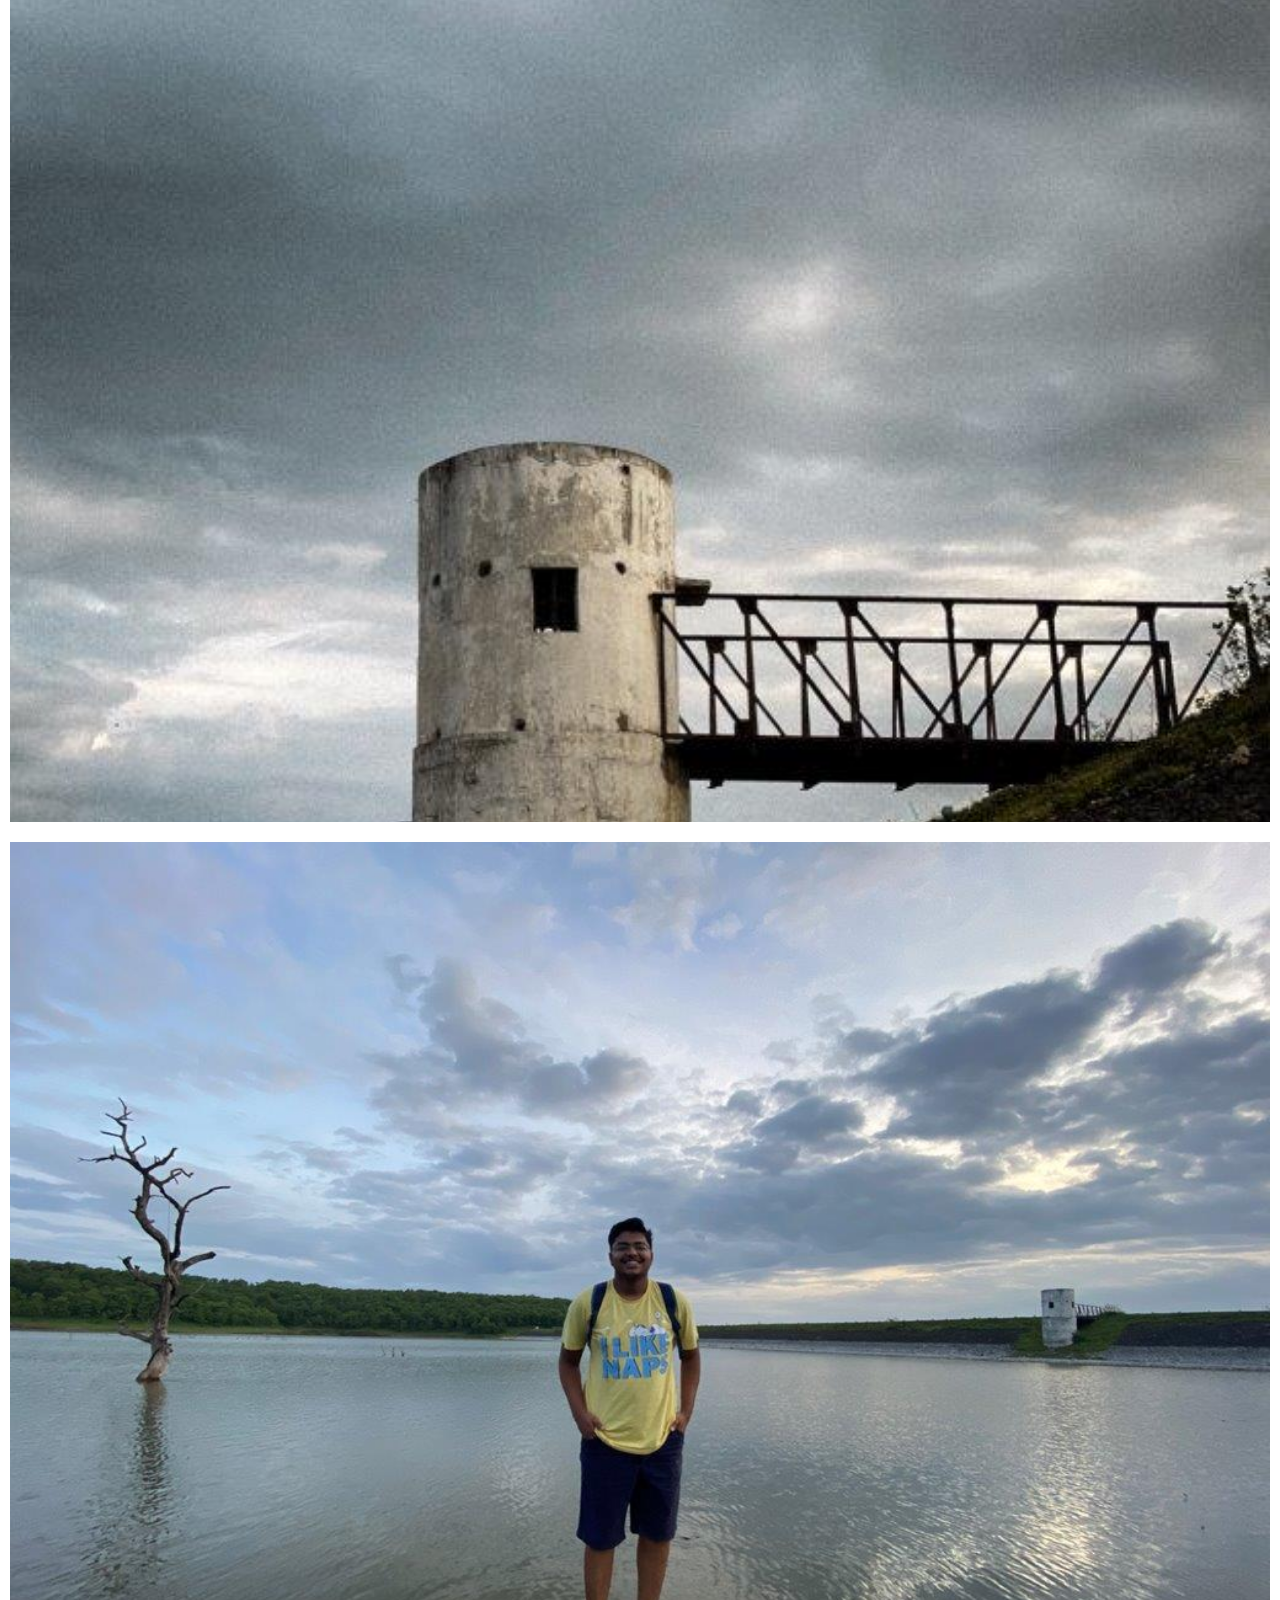
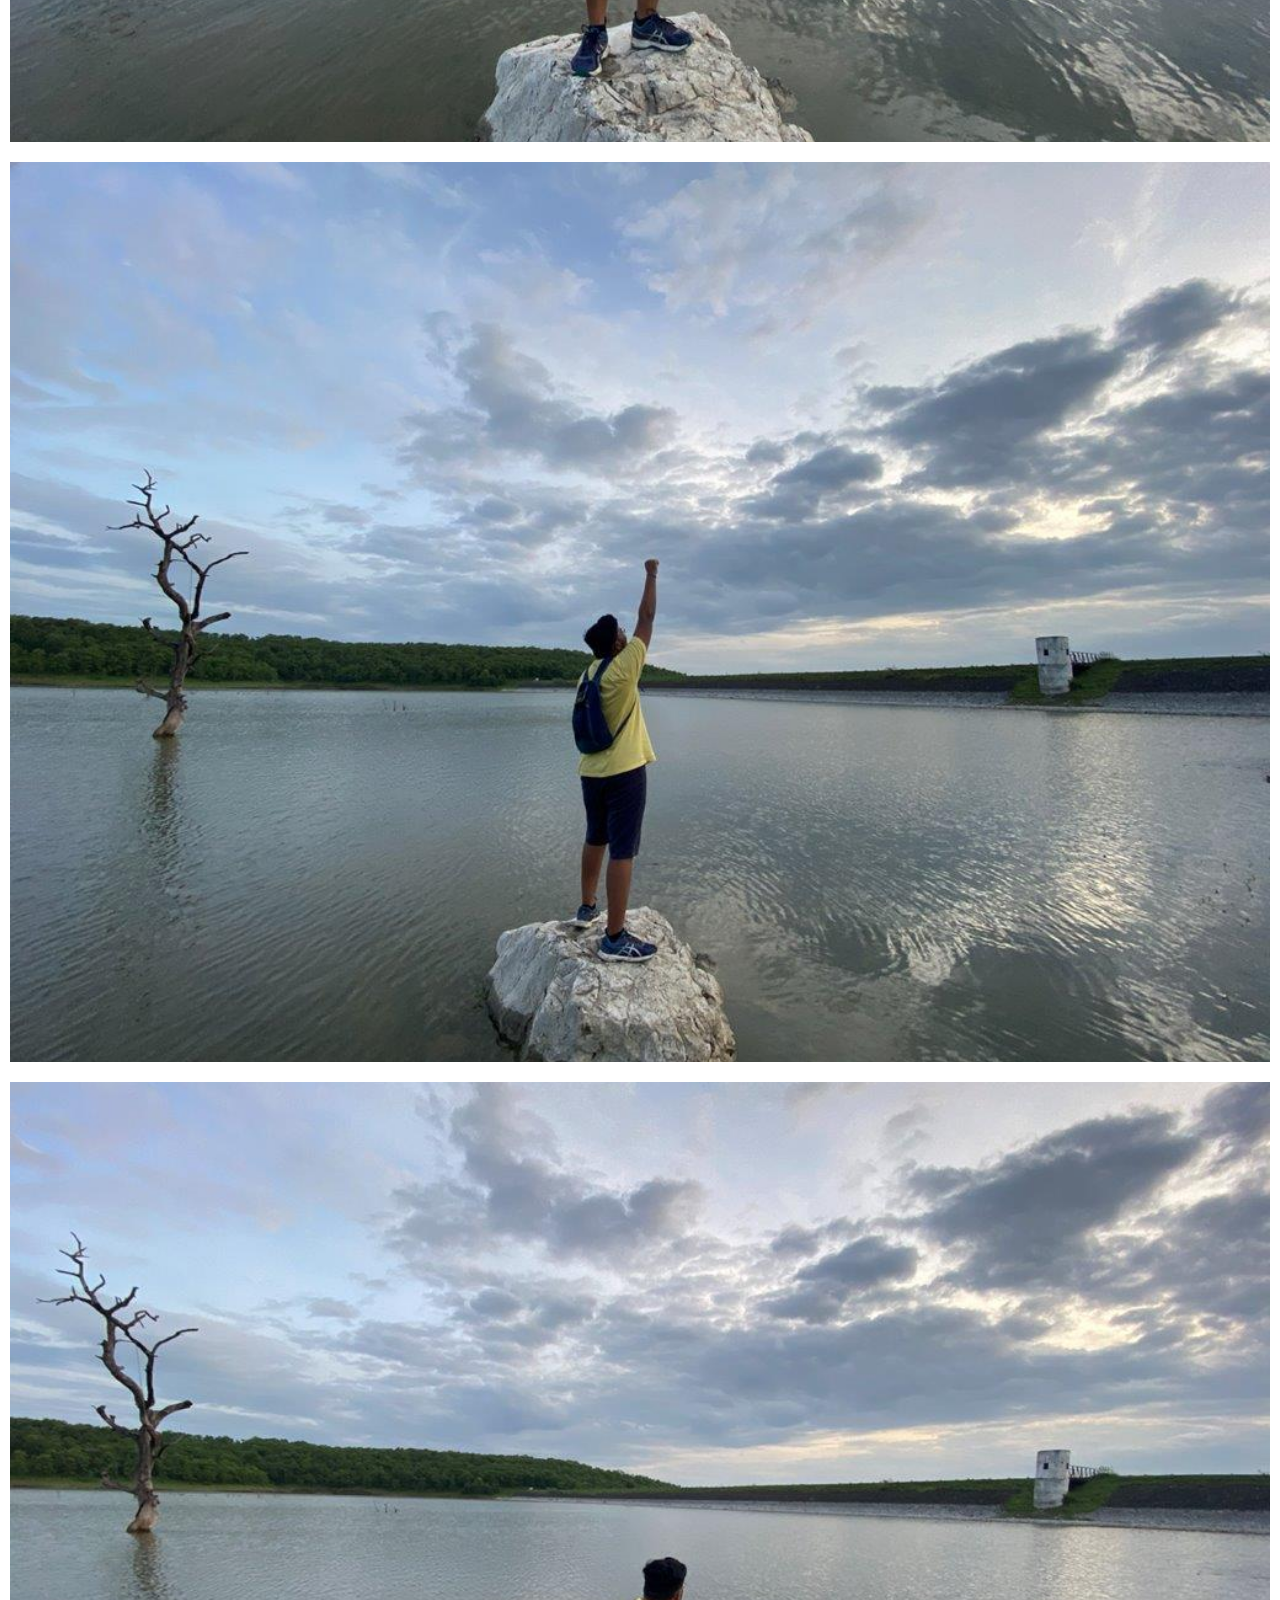
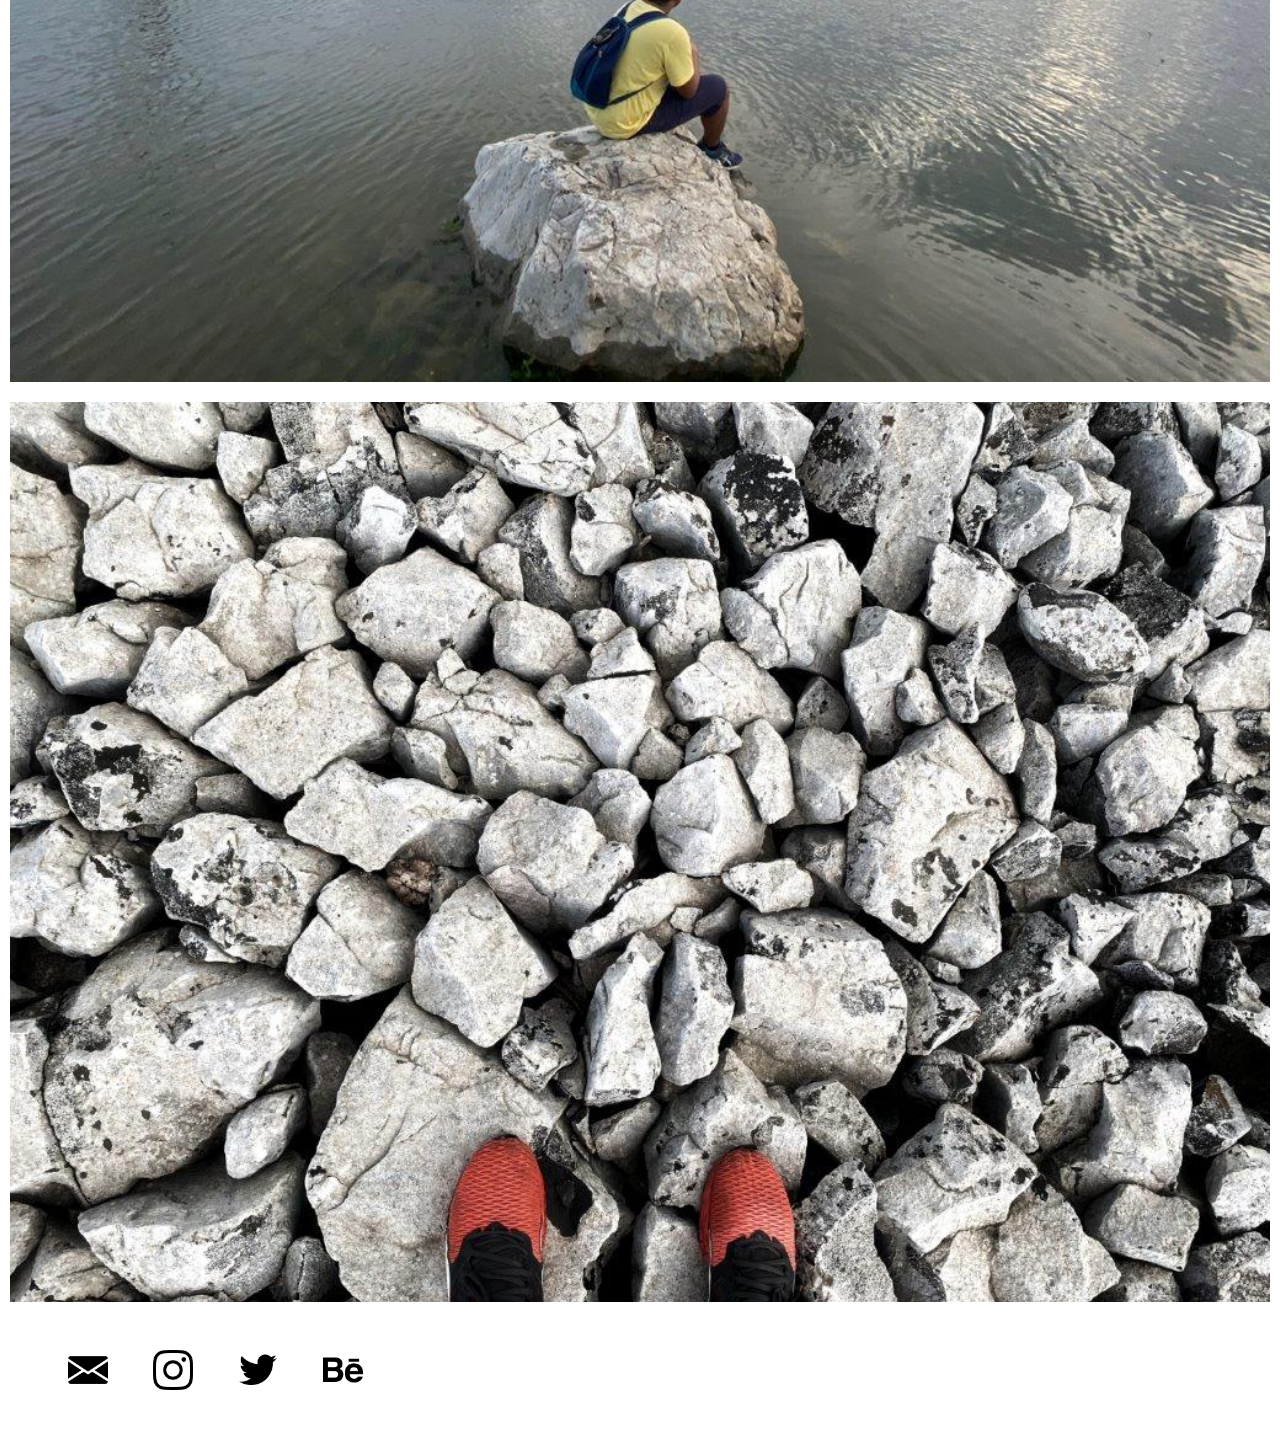
<file: jhilpi.html>
<!DOCTYPE html>
<html>
<head>
	<meta charset="utf-8" />
	<title>Jhilpi Lake</title>
	<link rel="icon" type="image" style="border-radius: 100%" href="images/5.png">
	<link rel="stylesheet" type="text/css" href="style.css">
</head>
<body>
	<div class="container">
<!--Nav-->		
		<div class="nav-wrapper">
			<div class="left-side">
				<div class="brand">
					<div>CasualClicks - Jhilpi Lake</div>
				</div>
			</div>

			<div class="right-side">
				<div class="nav-link">
					<a href="index.html">Home</a>
				</div>
				<div class="nav-link">
					<a href="about.html">About</a>
				</div>
			</div>
		</div>
<!--Main Content-->
		<div class="content-wrapper">
			<div class="portfolio-items-wrapper">

				<div class="portfolio-item-wrapper">
					<a href="jhilpi/1.jpg">
					 <div class="portfolio-img-background" style="background-image:url(jhilpi/1.jpg)"></div>

					 <div class="img-text-wrapper">
	
					 </div>
					</a>
				</div>

				<div class="portfolio-item-wrapper">
					<a href="jhilpi/2.jpg">
					 <div class="portfolio-img-background" style="background-image:url(jhilpi/2.jpg)"></div>

					 <div class="img-text-wrapper">
	
					 </div>
					</a>
				</div>

				<div class="portfolio-item-wrapper">
					 <a href="jhilpi/3.jpg">
					 <div class="portfolio-img-background" style="background-image:url(jhilpi/3.jpg)"></div>

					 <div class="img-text-wrapper">
	
					 </div>
					 </a>
				</div>

				<div class="portfolio-item-wrapper">
					 <a href="jhilpi/4.jpg">
					 <div class="portfolio-img-background" style="background-image:url(jhilpi/4.jpg)"></div>

					 <div class="img-text-wrapper">
	
					 </div>
					 </a>
				</div>

				<div class="portfolio-item-wrapper">
					 <a href="jhilpi/5.jpg">
					 <div class="portfolio-img-background" style="background-image:url(jhilpi/5.jpg)"></div>

					 <div class="img-text-wrapper">
	
					 </div>
					 </a>
				</div>

				<div class="portfolio-item-wrapper">
					 <a href="jhilpi/6.jpg">
					 <div class="portfolio-img-background" style="background-image:url(jhilpi/6.jpg)"></div>

					 <div class="img-text-wrapper">
	
					 </div>
					 </a>
				</div>

				<div class="portfolio-item-wrapper">
					 <a href="jhilpi/7.jpg">
					 <div class="portfolio-img-background" style="background-image:url(jhilpi/7.jpg)"></div>

					 <div class="img-text-wrapper">
	
					 </div>
					 </a>
				</div>

				<div class="portfolio-item-wrapper">
					 <a href="jhilpi/8.jpg">
					 <div class="portfolio-img-background" style="background-image:url(jhilpi/8.jpg)"></div>

					 <div class="img-text-wrapper">
	
					 </div>
					 </a>
				</div>

				<div class="portfolio-item-wrapper">
					 <a href="jhilpi/9.jpg">
					 <div class="portfolio-img-background" style="background-image:url(jhilpi/9.jpg)"></div>

					 <div class="img-text-wrapper">
	
					 </div>
					 </a>
				</div>

				<div class="portfolio-item-wrapper">
					 <a href="jhilpi/10.jpg">
					 <div class="portfolio-img-background" style="background-image:url(jhilpi/10.jpg)"></div>

					 <div class="img-text-wrapper">
	
					 </div>
					 </a>
				</div>

			</div>
		</div>

<!--Footer-->
		<div class="footer-wrapper">
			<div class="footer-link">
				<a href="mailto:casualclicks20@gmail.com"><img src="logos/email.png" height="25px"></a>
			</div>
			<div class="footer-link">
				<a href="https://www.instagram.com/casualclicks20/"><img src="logos/instagram.png" height="25px"></a>
			</div>
			<div class="footer-link">
				<a href="https://twitter.com/casualclicks20"><img src="logos/twitter1.png" height="25px"></a>
			</div>
			<div class="footer-link">
				<a href="https://www.behance.net/parasbansal20"><img src="logos/behance.png" height="25px"></a>
			</div>
		</div>
	</div>

</body>
<!--Javascript for hovering to make bg darker action-->
<!--<script >
	const portfolioItems = document.querySelectorAll('.portfolio-item-wrapper');

	portfolioItems.forEach(portfolioItem =>{
		portfolioItem.addEventListener('mouseover', () =>{
			portfolioItem.childNodes[1].childNodes[1].classList.add('img-darken');
		})

		portfolioItem.addEventListener('mouseout', () =>{
			portfolioItem.childNodes[1].childNodes[1].classList.remove('img-darken');
		})
	})
	
</script>-->
</html>
</file>
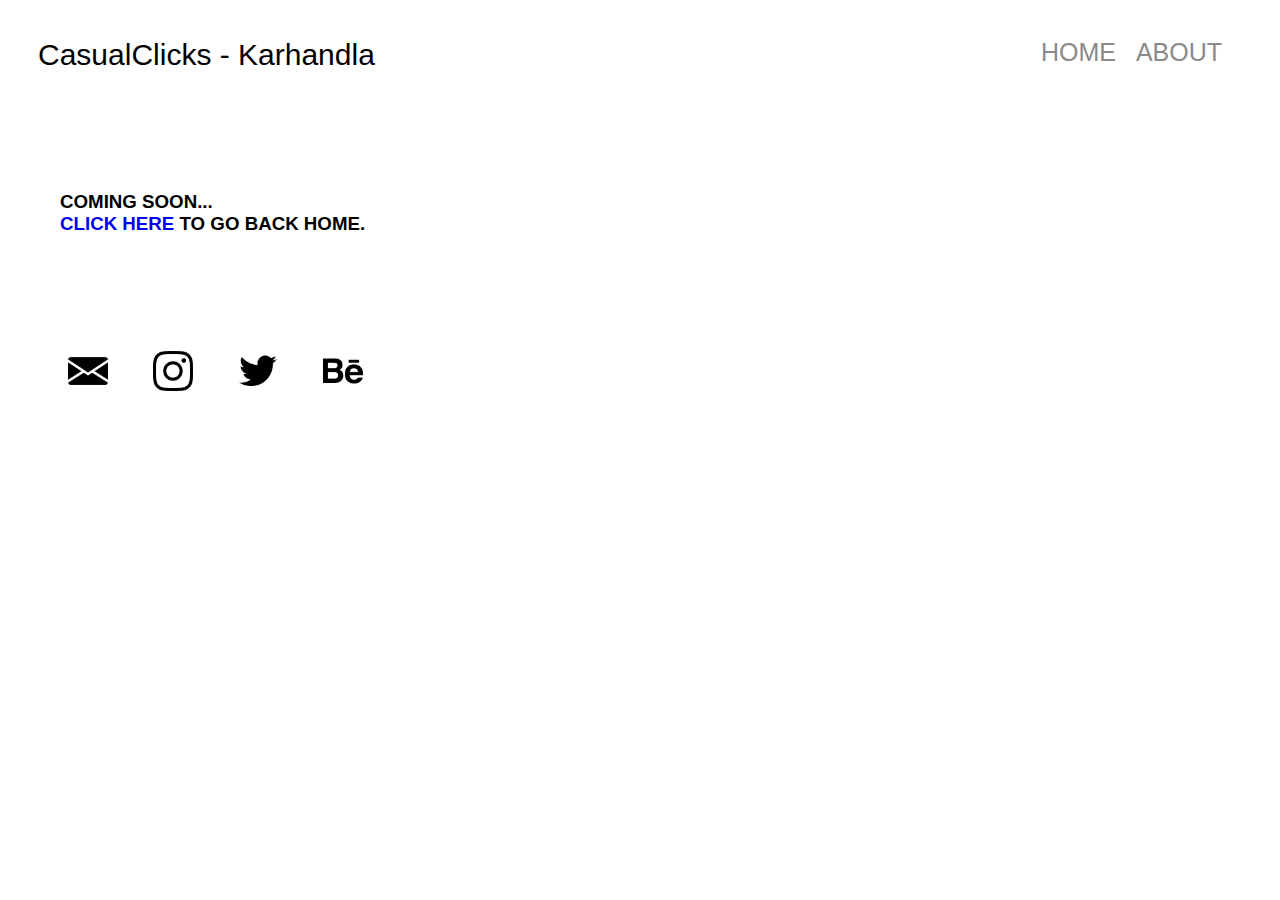
<file: karhandla.html>
<!DOCTYPE html>
<html>
<head>
	<meta charset="utf-8" />
	<title>CasualClicks - Karhandla</title>
	<link rel="icon" type="image" href="images/5.png">
	<link rel="stylesheet" type="text/css" href="style.css">
</head>
<body>
		<div class="container">
<!--Nav-->		
			<div class="nav-wrapper">
				<div class="left-side">
					<div class="brand">
						<div>CasualClicks - Karhandla</div>
					</div>
				</div>

				<div class="right-side">
					<div class="nav-link">
						<a href="index.html">Home</a>
					</div>
					<div class="nav-link">
						<a href="about.html">About</a>
					</div>
				</div>
			</div>

		<div class="content-wrapper">
			<div class="portfolio-items-wrapper">

				<div class="portfolio-item-wrapper">
					<h3 style="padding: 50px">COMING SOON... <br><a href="index.html">CLICK HERE</a> TO GO BACK HOME.</h3>
				</div>
			</div>
		</div>

		<div class="footer-wrapper">
			<div class="footer-link">
				<a href="mailto:casualclicks20@gmail.com"><img src="logos/email.png" height="25px"></a>
			</div>
			<div class="footer-link">
				<a href="https://www.instagram.com/casualclicks20/"><img src="logos/instagram.png" height="25px"></a>
			</div>
			<div class="footer-link">
				<a href="https://twitter.com/casualclicks20"><img src="logos/twitter1.png" height="25px"></a>
			</div>
			<div class="footer-link">
				<a href="https://www.behance.net/parasbansal20"><img src="logos/behance.png" height="25px"></a>
			</div>
		</div>
	</div>

</body>
</html>
</file>
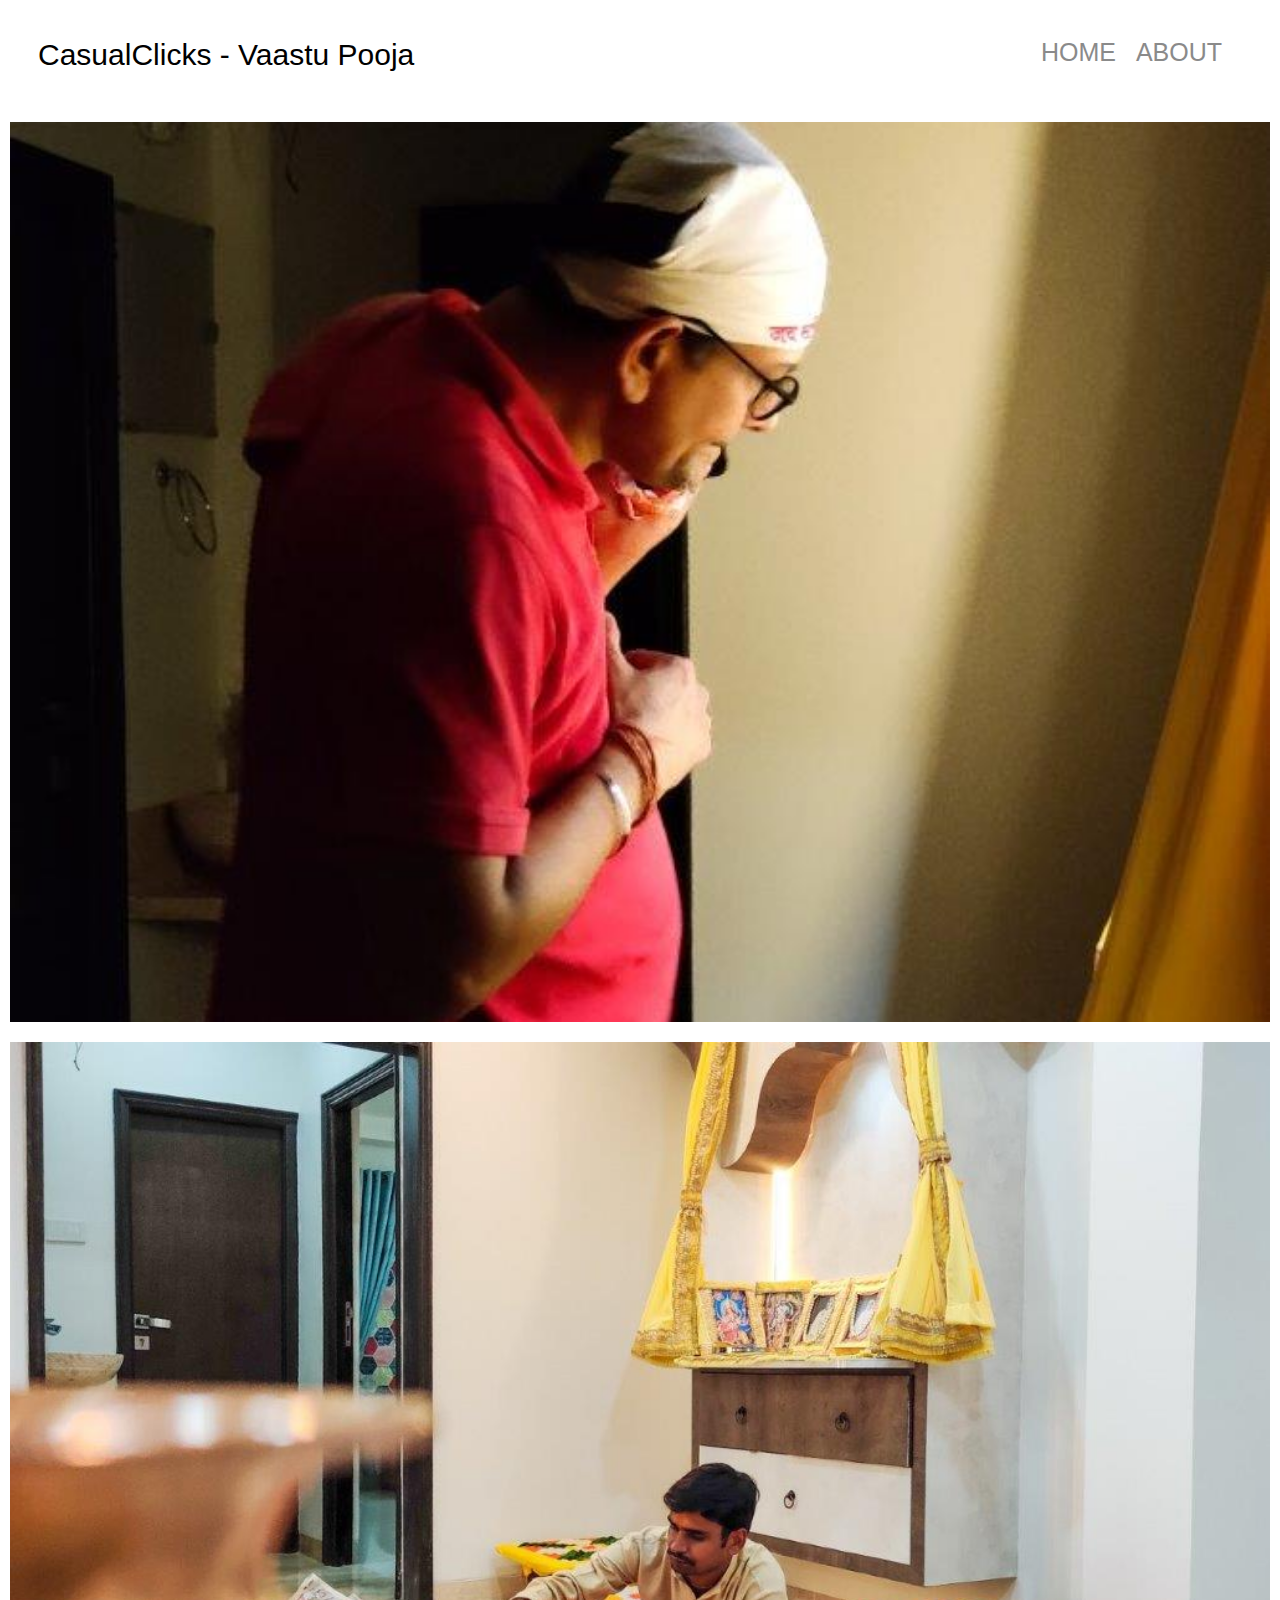
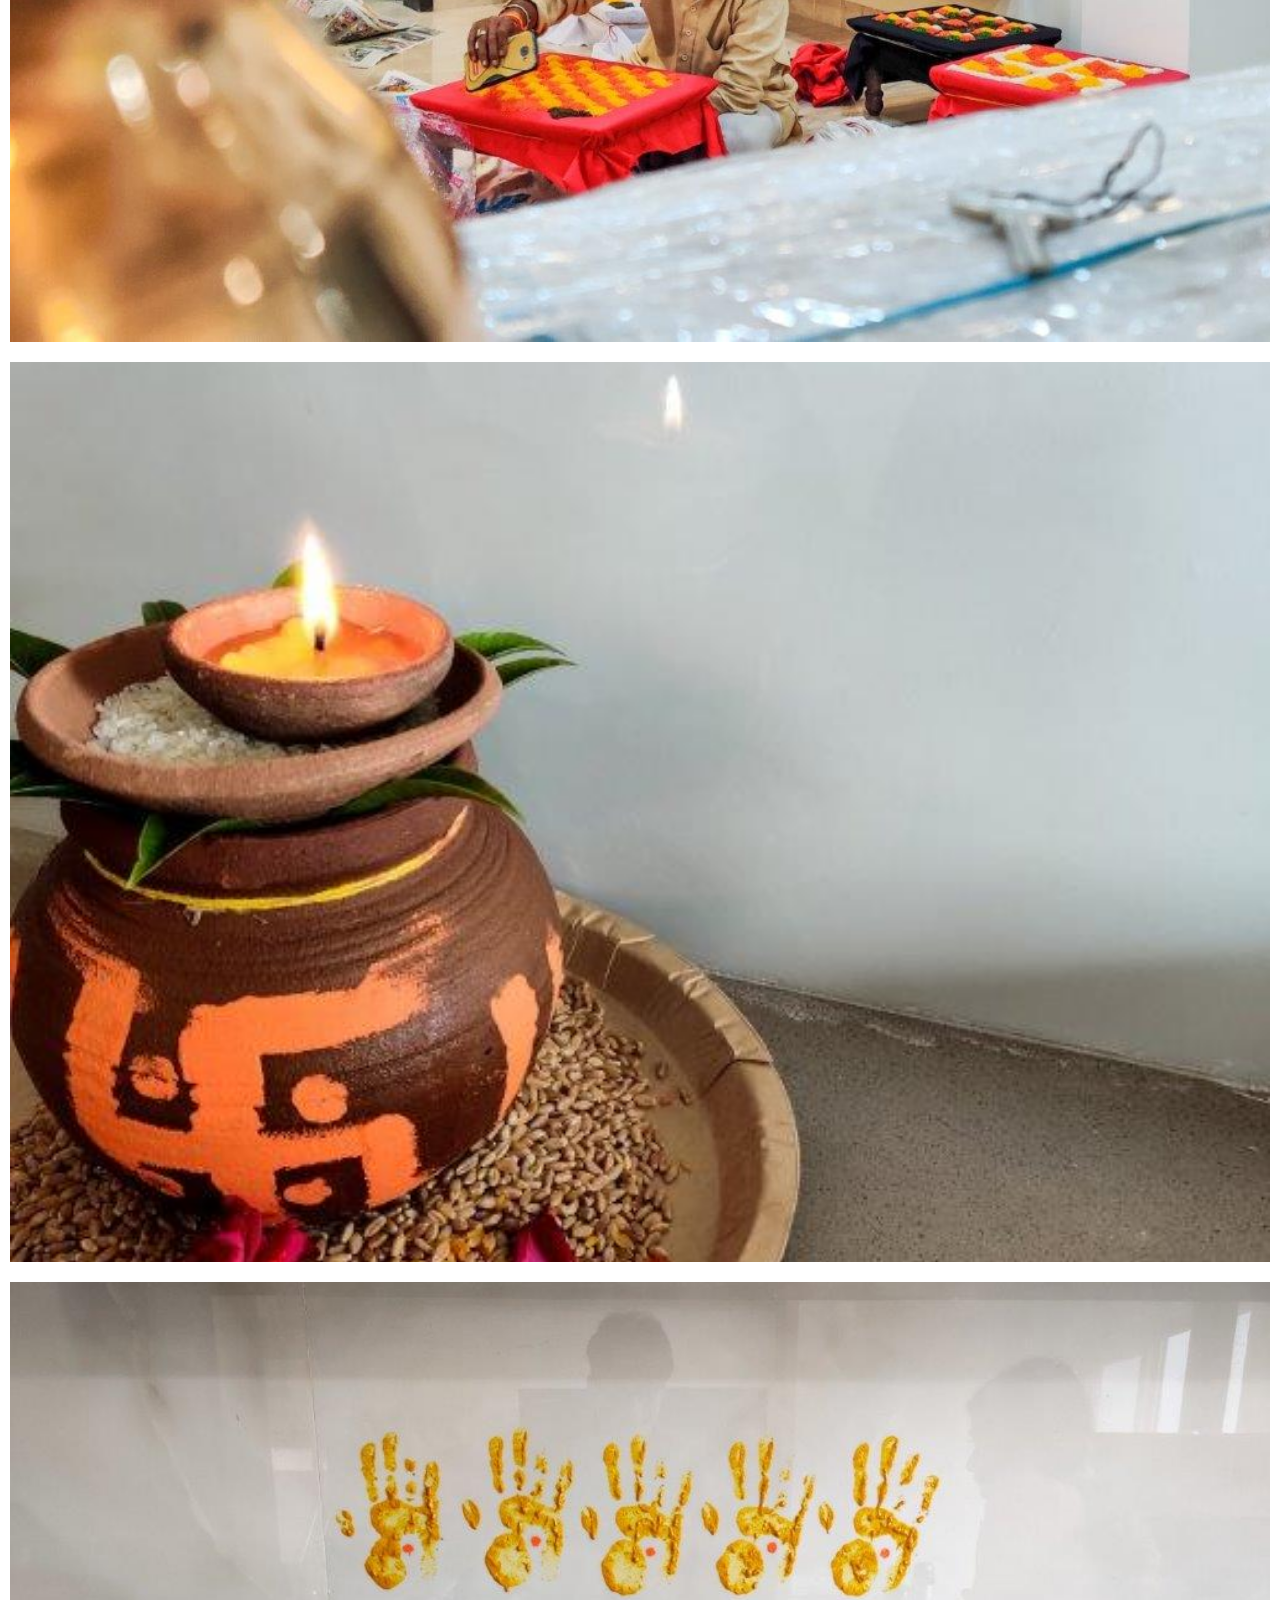
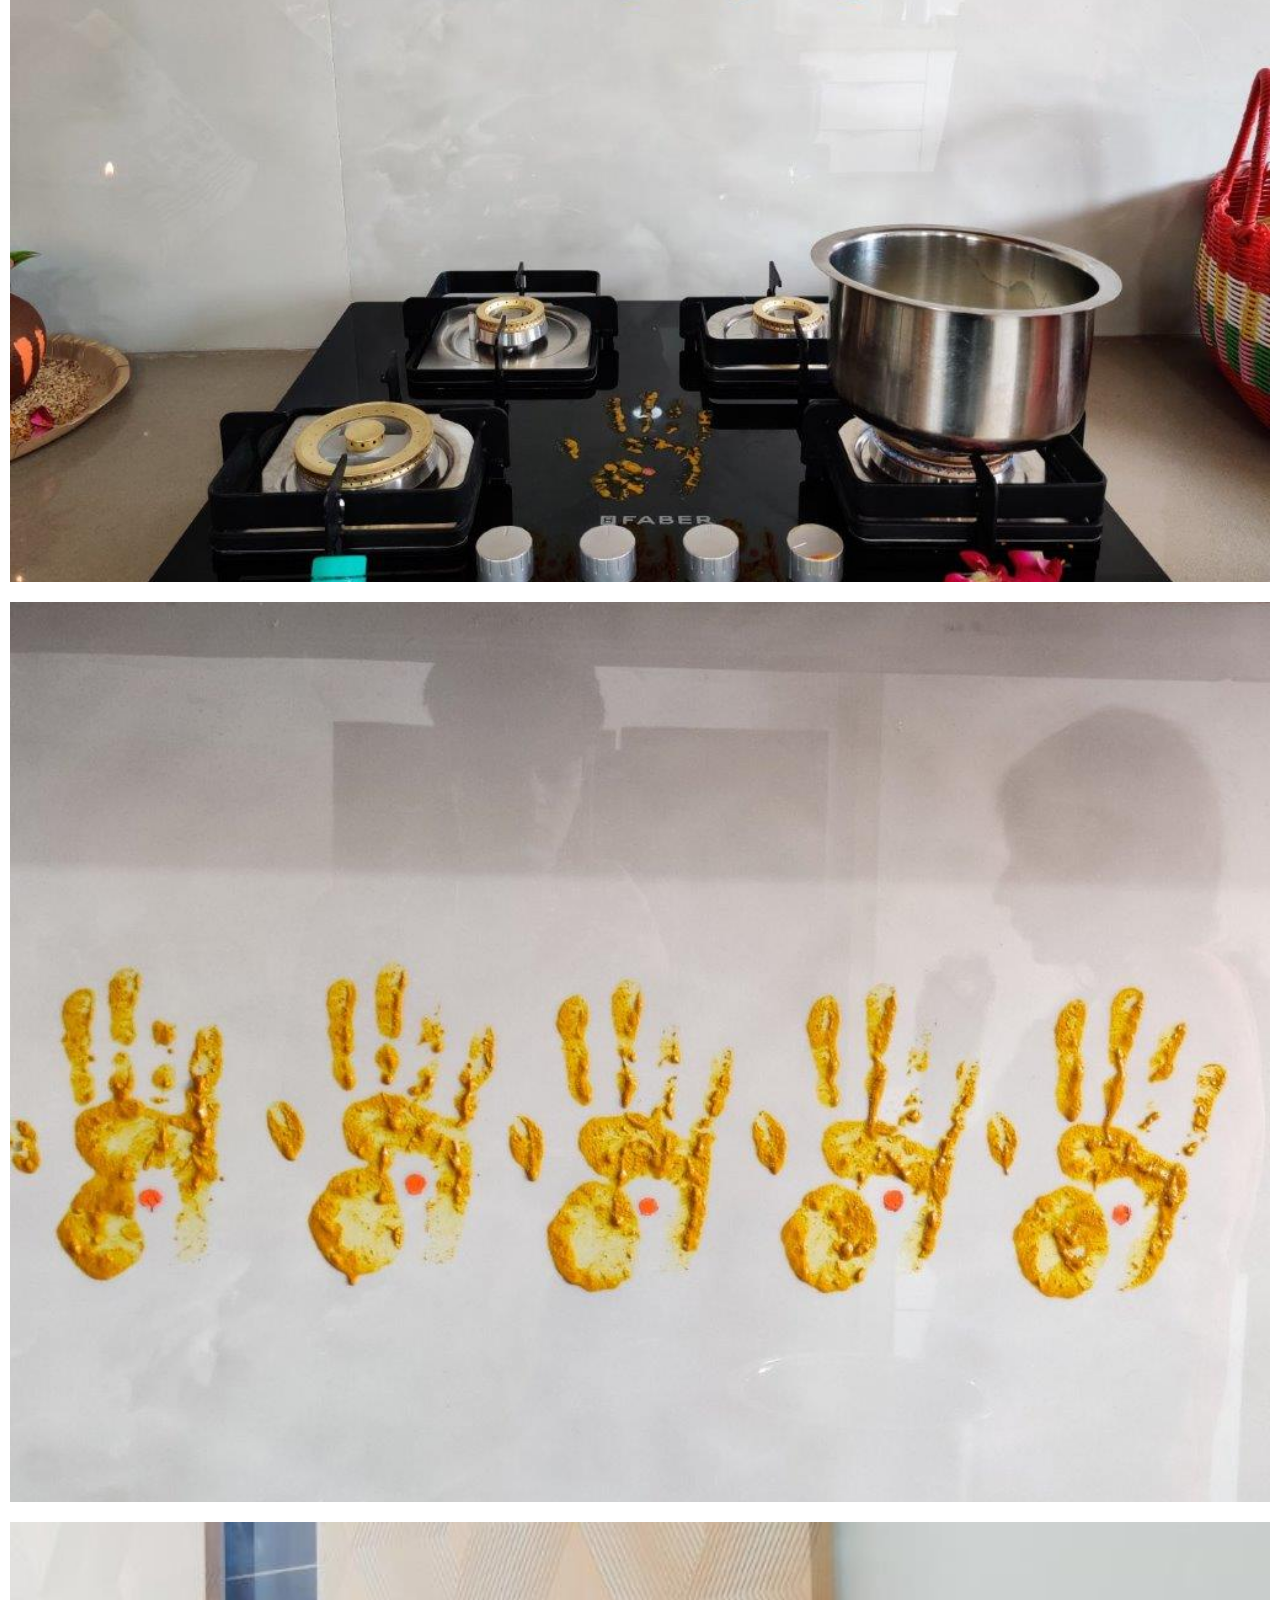
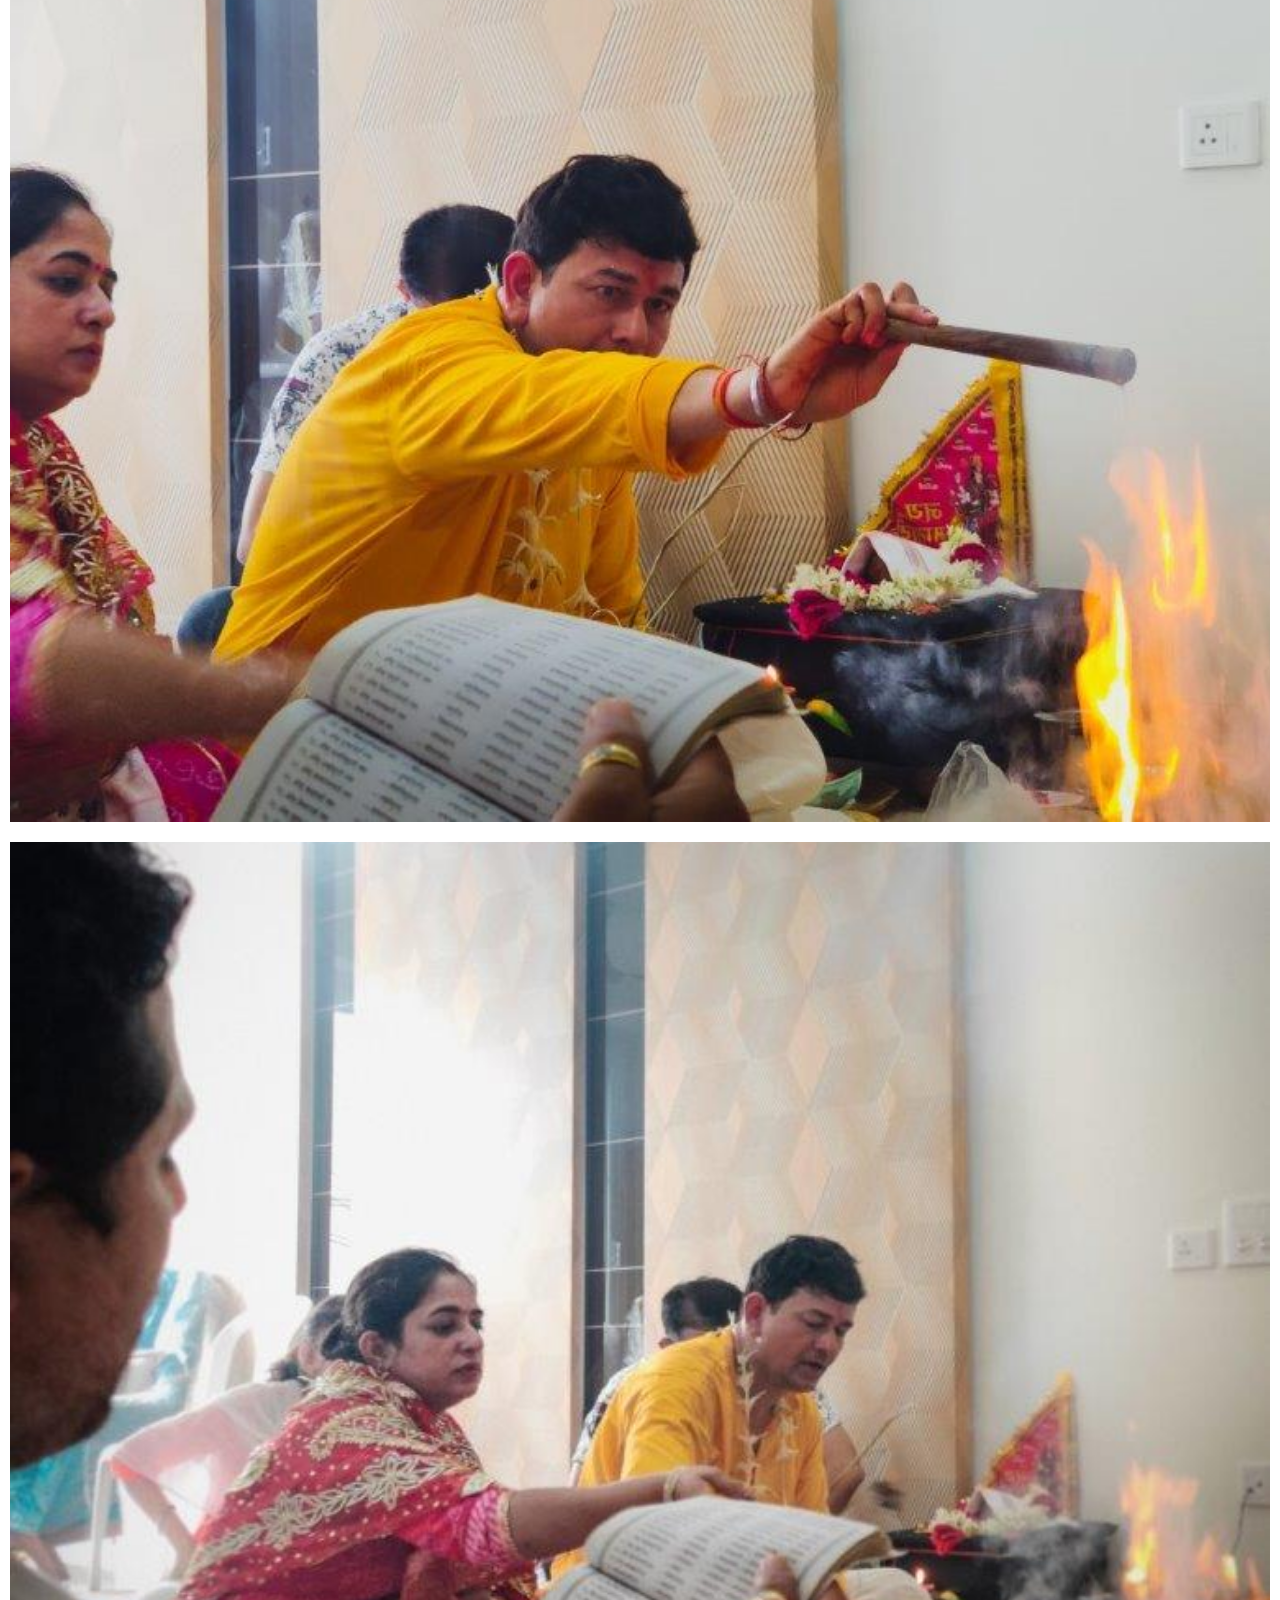
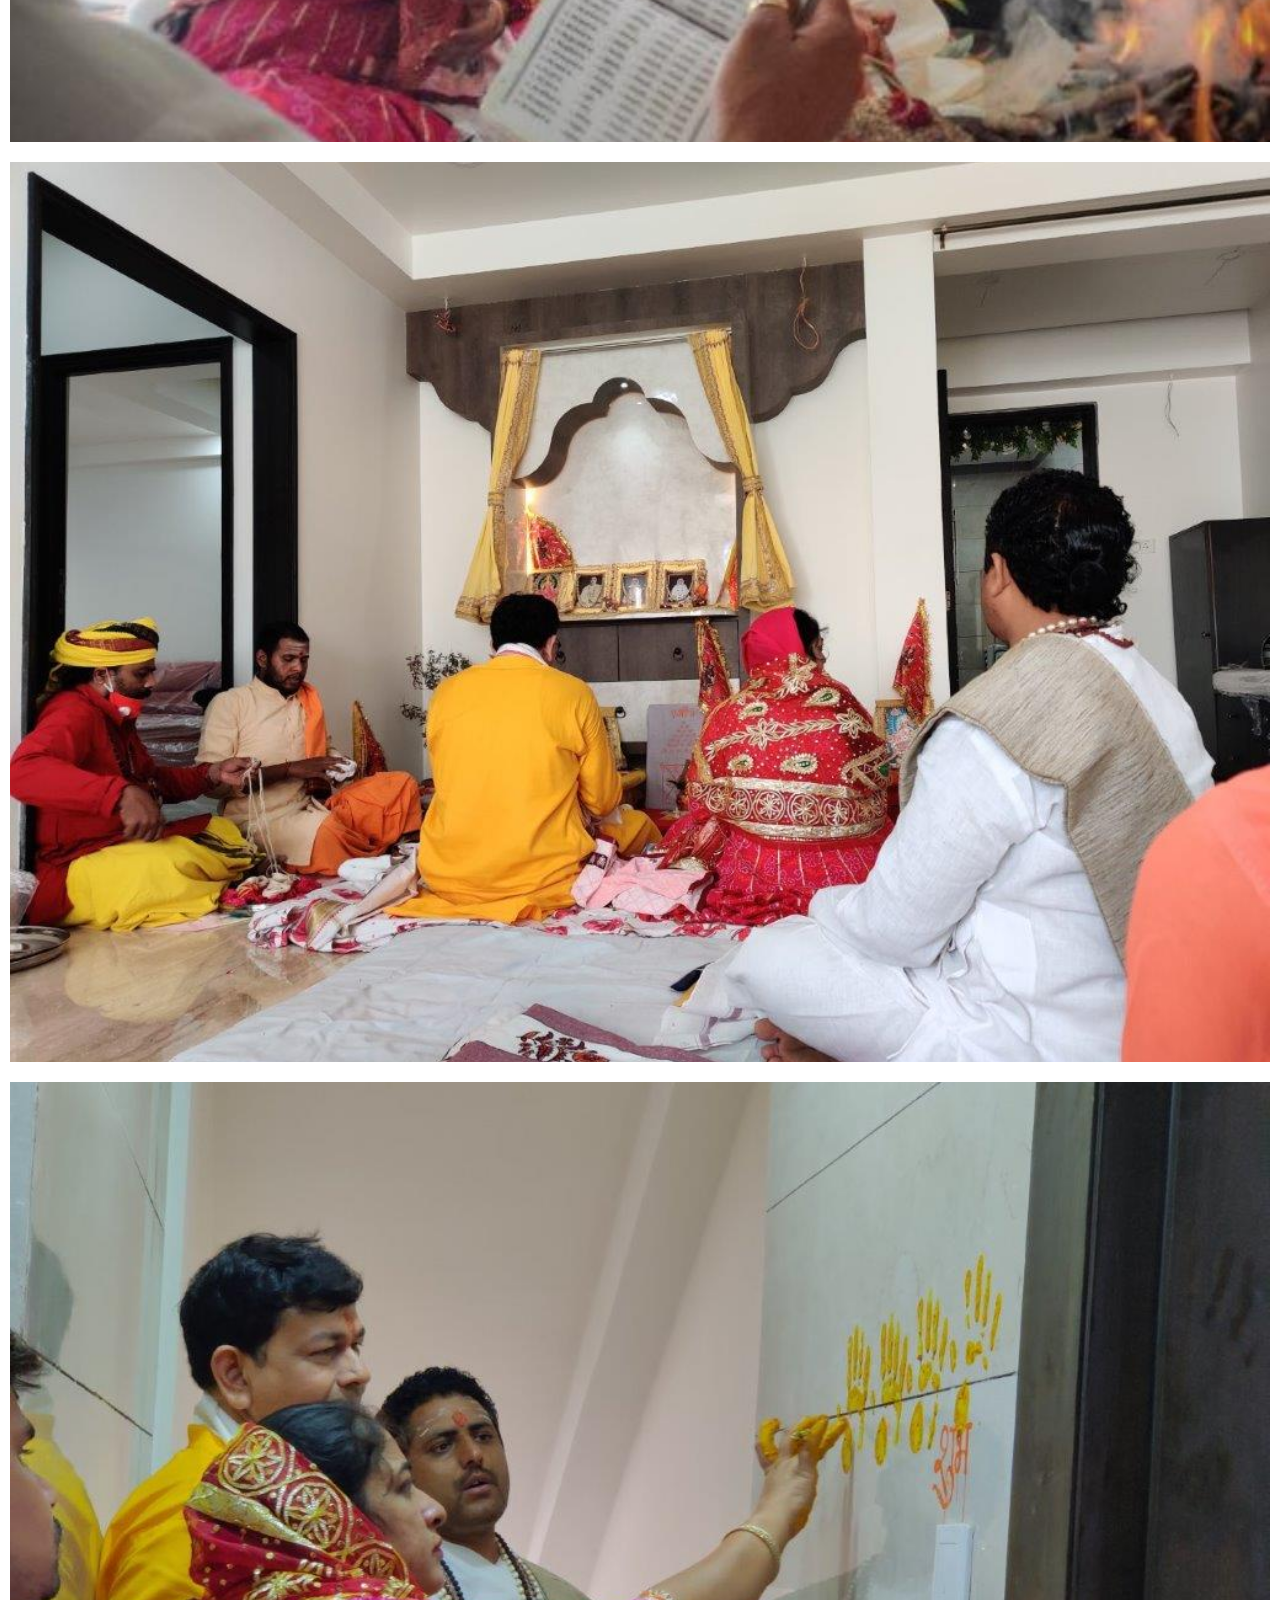
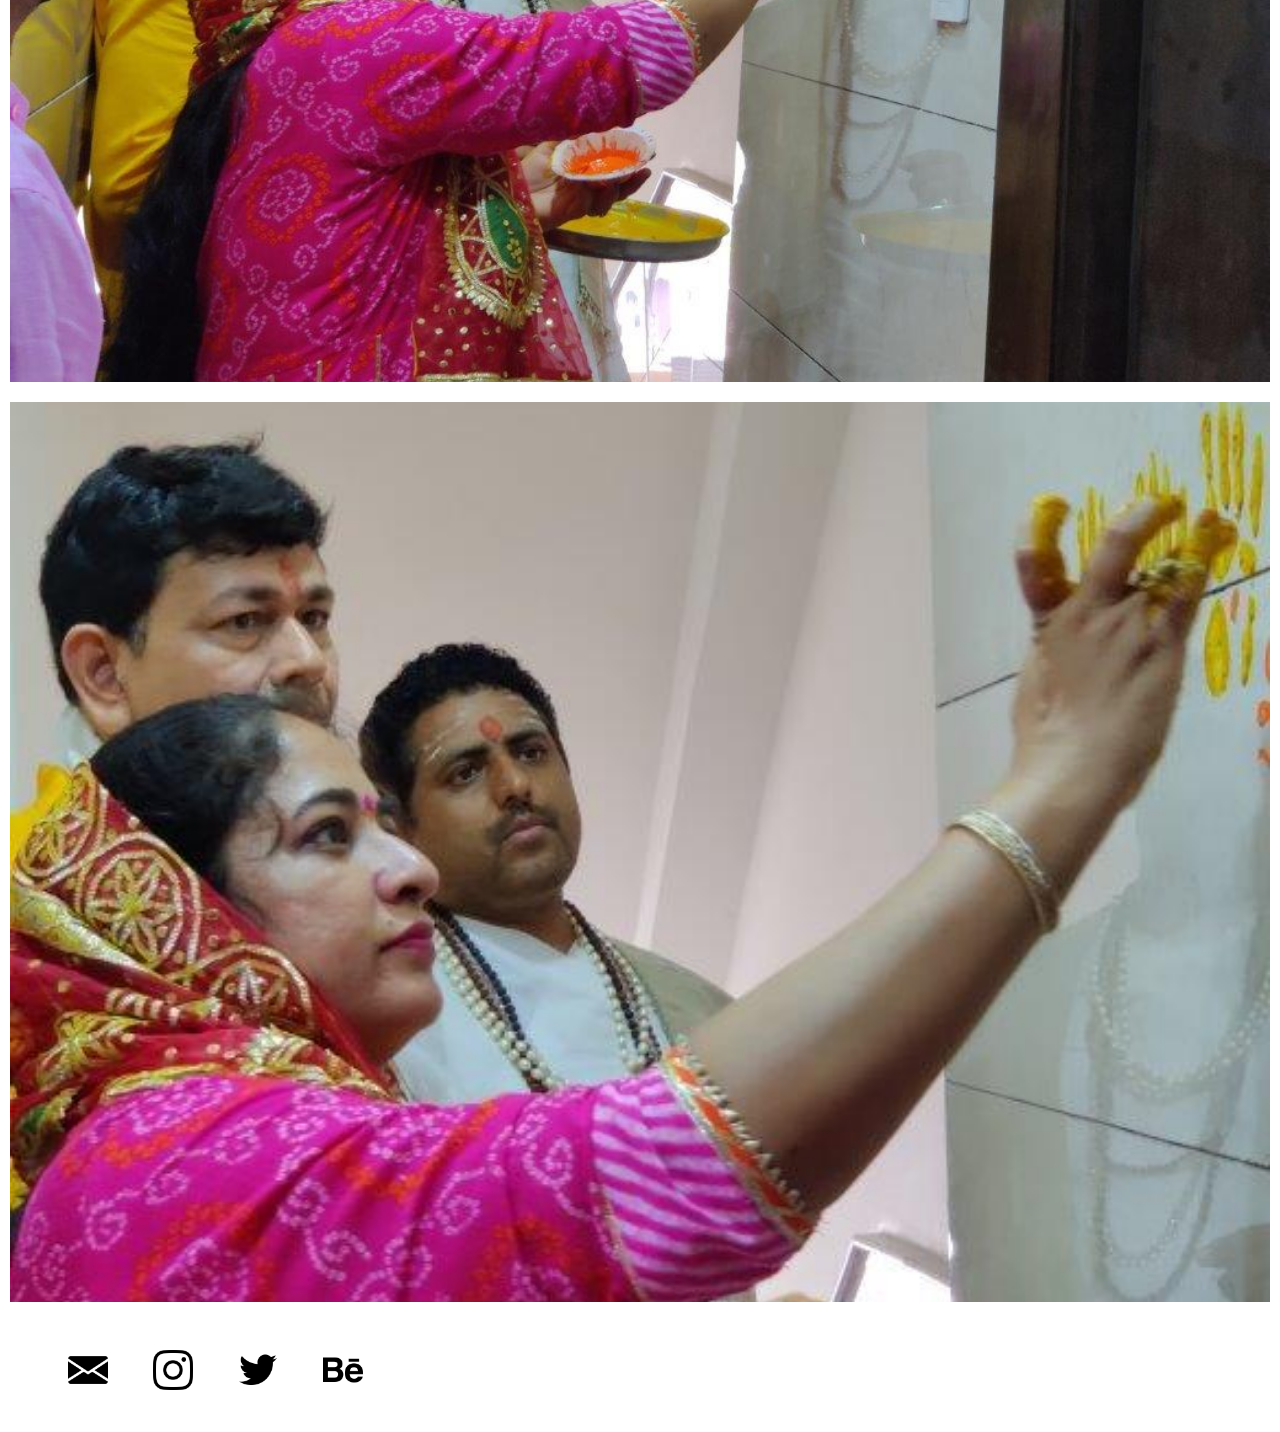
<file: vaastu-pooja.html>
<!DOCTYPE html>
<html>
<head>
	<meta charset="utf-8" />
	<title>Vaastu Pooja</title>
	<link rel="icon" type="image" style="border-radius: 100%" href="images/5.png">
	<link rel="stylesheet" type="text/css" href="style.css">
</head>
<body>
	<div class="container">
<!--Nav-->		
		<div class="nav-wrapper">
			<div class="left-side">
				<div class="brand">
					<div>CasualClicks - Vaastu Pooja</div>
				</div>
			</div>

			<div class="right-side">
				<div class="nav-link">
					<a href="index.html">Home</a>
				</div>
				<div class="nav-link">
					<a href="about.html">About</a>
				</div>
			</div>
		</div>
<!--Main Content-->
		<div class="content-wrapper">
			<div class="portfolio-items-wrapper">

				<div class="portfolio-item-wrapper">
					<a href="vaastu/1.jpg">
					 <div class="portfolio-img-background" style="background-image:url(vaastu/1.jpg)"></div>

					 <div class="img-text-wrapper">
	
					 </div>
					</a>
				</div>

				<div class="portfolio-item-wrapper">
					<a href="vaastu/2.jpg">
					 <div class="portfolio-img-background" style="background-image:url(vaastu/2.jpg)"></div>

					 <div class="img-text-wrapper">
	
					 </div>
					</a>
				</div>

				<div class="portfolio-item-wrapper">
					 <a href="vaastu/3.jpg">
					 <div class="portfolio-img-background" style="background-image:url(vaastu/3.jpg)"></div>

					 <div class="img-text-wrapper">
	
					 </div>
					 </a>
				</div>

				<div class="portfolio-item-wrapper">
					 <a href="vaastu/4.jpg">
					 <div class="portfolio-img-background" style="background-image:url(vaastu/4.jpg)"></div>

					 <div class="img-text-wrapper">
	
					 </div>
					 </a>
				</div>

				<div class="portfolio-item-wrapper">
					 <a href="vaastu/5.jpg">
					 <div class="portfolio-img-background" style="background-image:url(vaastu/5.jpg)"></div>

					 <div class="img-text-wrapper">
	
					 </div>
					 </a>
				</div>

				<div class="portfolio-item-wrapper">
					 <a href="vaastu/6.jpg">
					 <div class="portfolio-img-background" style="background-image:url(vaastu/6.jpg)"></div>

					 <div class="img-text-wrapper">
	
					 </div>
					 </a>
				</div>

				<div class="portfolio-item-wrapper">
					 <a href="vaastu/7.jpg">
					 <div class="portfolio-img-background" style="background-image:url(vaastu/7.jpg)"></div>

					 <div class="img-text-wrapper">
	
					 </div>
					 </a>
				</div>

				<div class="portfolio-item-wrapper">
					 <a href="vaastu/8.jpg">
					 <div class="portfolio-img-background" style="background-image:url(vaastu/8.jpg)"></div>

					 <div class="img-text-wrapper">
	
					 </div>
					 </a>
				</div>

				<div class="portfolio-item-wrapper">
					 <a href="vaastu/9.jpg">
					 <div class="portfolio-img-background" style="background-image:url(vaastu/9.jpg)"></div>

					 <div class="img-text-wrapper">
	
					 </div>
					 </a>
				</div>

				<div class="portfolio-item-wrapper">
					 <a href="vaastu/10.jpg">
					 <div class="portfolio-img-background" style="background-image:url(vaastu/10.jpg)"></div>

					 <div class="img-text-wrapper">
	
					 </div>
					 </a>
				</div>

			</div>
		</div>

<!--Footer-->
		<div class="footer-wrapper">
			<div class="footer-link">
				<a href="mailto:casualclicks20@gmail.com"><img src="logos/email.png" height="25px"></a>
			</div>
			<div class="footer-link">
				<a href="https://www.instagram.com/casualclicks20/"><img src="logos/instagram.png" height="25px"></a>
			</div>
			<div class="footer-link">
				<a href="https://twitter.com/casualclicks20"><img src="logos/twitter1.png" height="25px"></a>
			</div>
			<div class="footer-link">
				<a href="https://www.behance.net/parasbansal20"><img src="logos/behance.png" height="25px"></a>
			</div>
		</div>
	</div>

</body>
<!--Javascript for hovering to make bg darker action-->
<!--<script >
	const portfolioItems = document.querySelectorAll('.portfolio-item-wrapper');

	portfolioItems.forEach(portfolioItem =>{
		portfolioItem.addEventListener('mouseover', () =>{
			portfolioItem.childNodes[1].childNodes[1].classList.add('img-darken');
		})

		portfolioItem.addEventListener('mouseout', () =>{
			portfolioItem.childNodes[1].childNodes[1].classList.remove('img-darken');
		})
	})
	
</script>-->
</html>
</file>
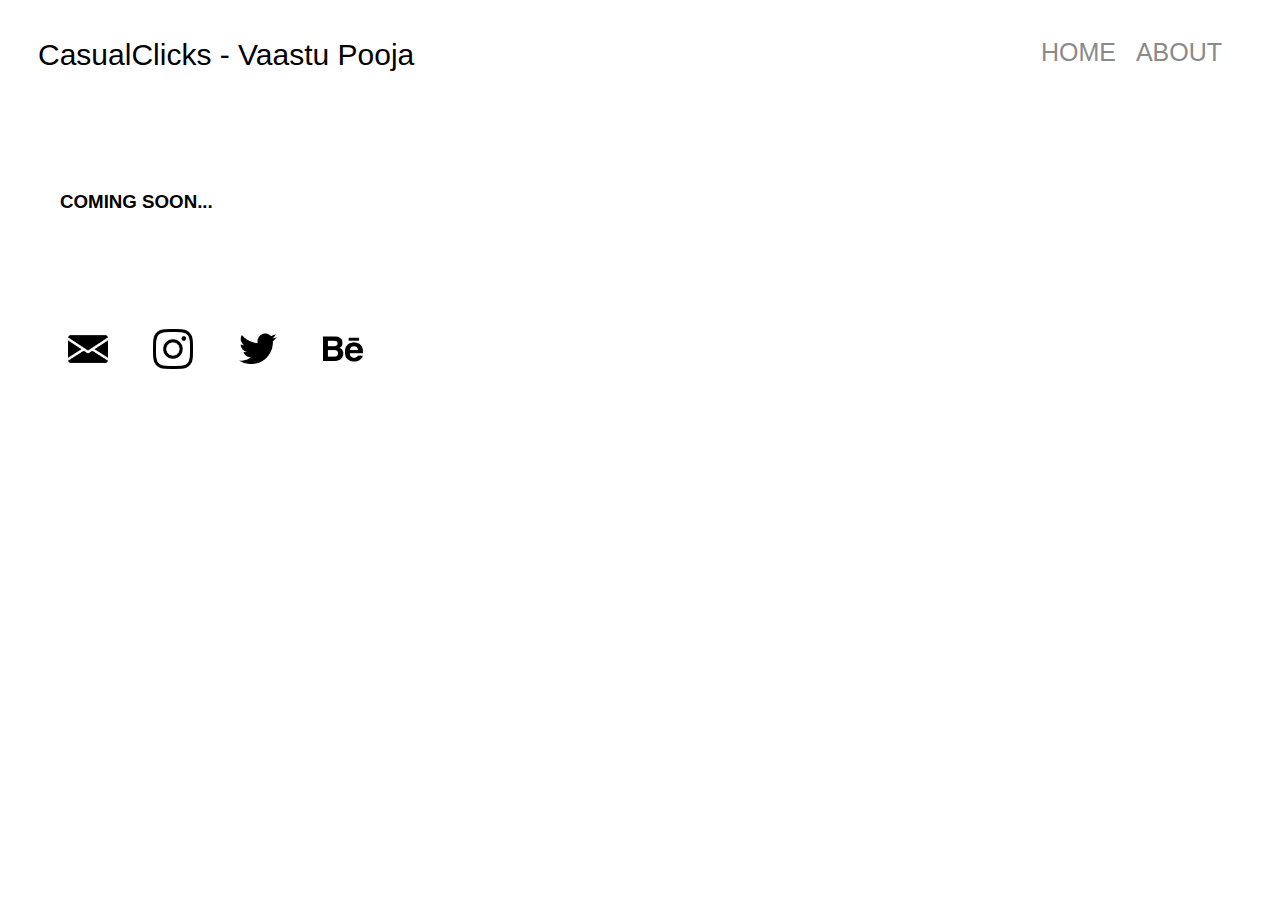
<file: vaatu-pooja.html>
<!DOCTYPE html>
<html>
<head>
	<meta charset="utf-8" />
	<title>CasualClicks - Vaastu Pooja</title>
	<link rel="icon" type="image" href="images/5.png">
	<link rel="stylesheet" type="text/css" href="style.css">
</head>
<body>
		<div class="container">
<!--Nav-->		
			<div class="nav-wrapper">
				<div class="left-side">
					<div class="brand">
						<div>CasualClicks - Vaastu Pooja</div>
					</div>
				</div>

				<div class="right-side">
					<div class="nav-link">
						<a href="index.html">Home</a>
					</div>
					<div class="nav-link">
						<a href="about.html">About</a>
					</div>
				</div>
			</div>

		<div class="content-wrapper">
			<div class="portfolio-items-wrapper">

				<div class="portfolio-item-wrapper">
					<h3 style="padding: 50px">COMING SOON...</h3>
				</div>
			</div>
		</div>

		<div class="footer-wrapper">
			<div class="footer-link">
				<a href="mailto:casualclicks20@gmail.com"><img src="logos/email.png" height="25px"></a>
			</div>
			<div class="footer-link">
				<a href="https://www.instagram.com/casualclicks20/"><img src="logos/instagram.png" height="25px"></a>
			</div>
			<div class="footer-link">
				<a href="https://twitter.com/casualclicks20"><img src="logos/twitter1.png" height="25px"></a>
			</div>
			<div class="footer-link">
				<a href="https://www.behance.net/parasbansal20"><img src="logos/behance.png" height="25px"></a>
			</div>
		</div>
	</div>

</body>
</html>
</file>
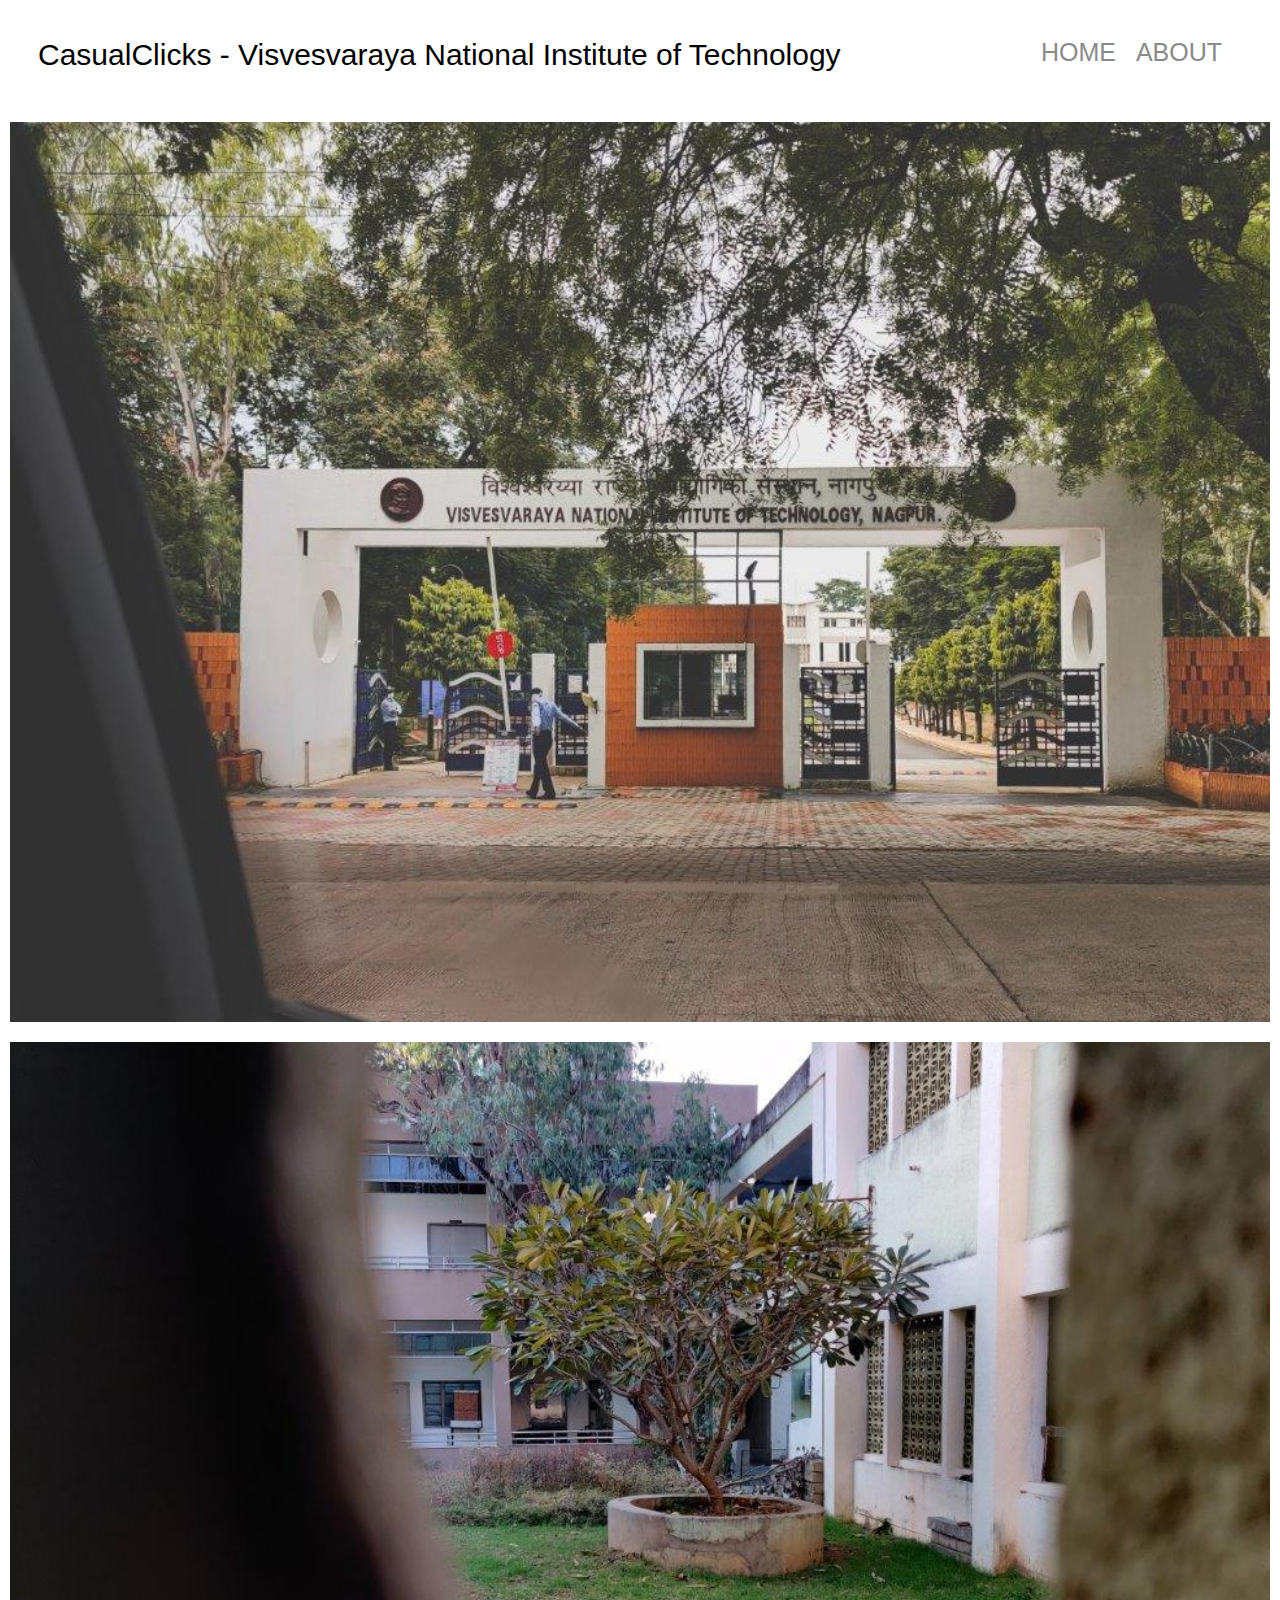
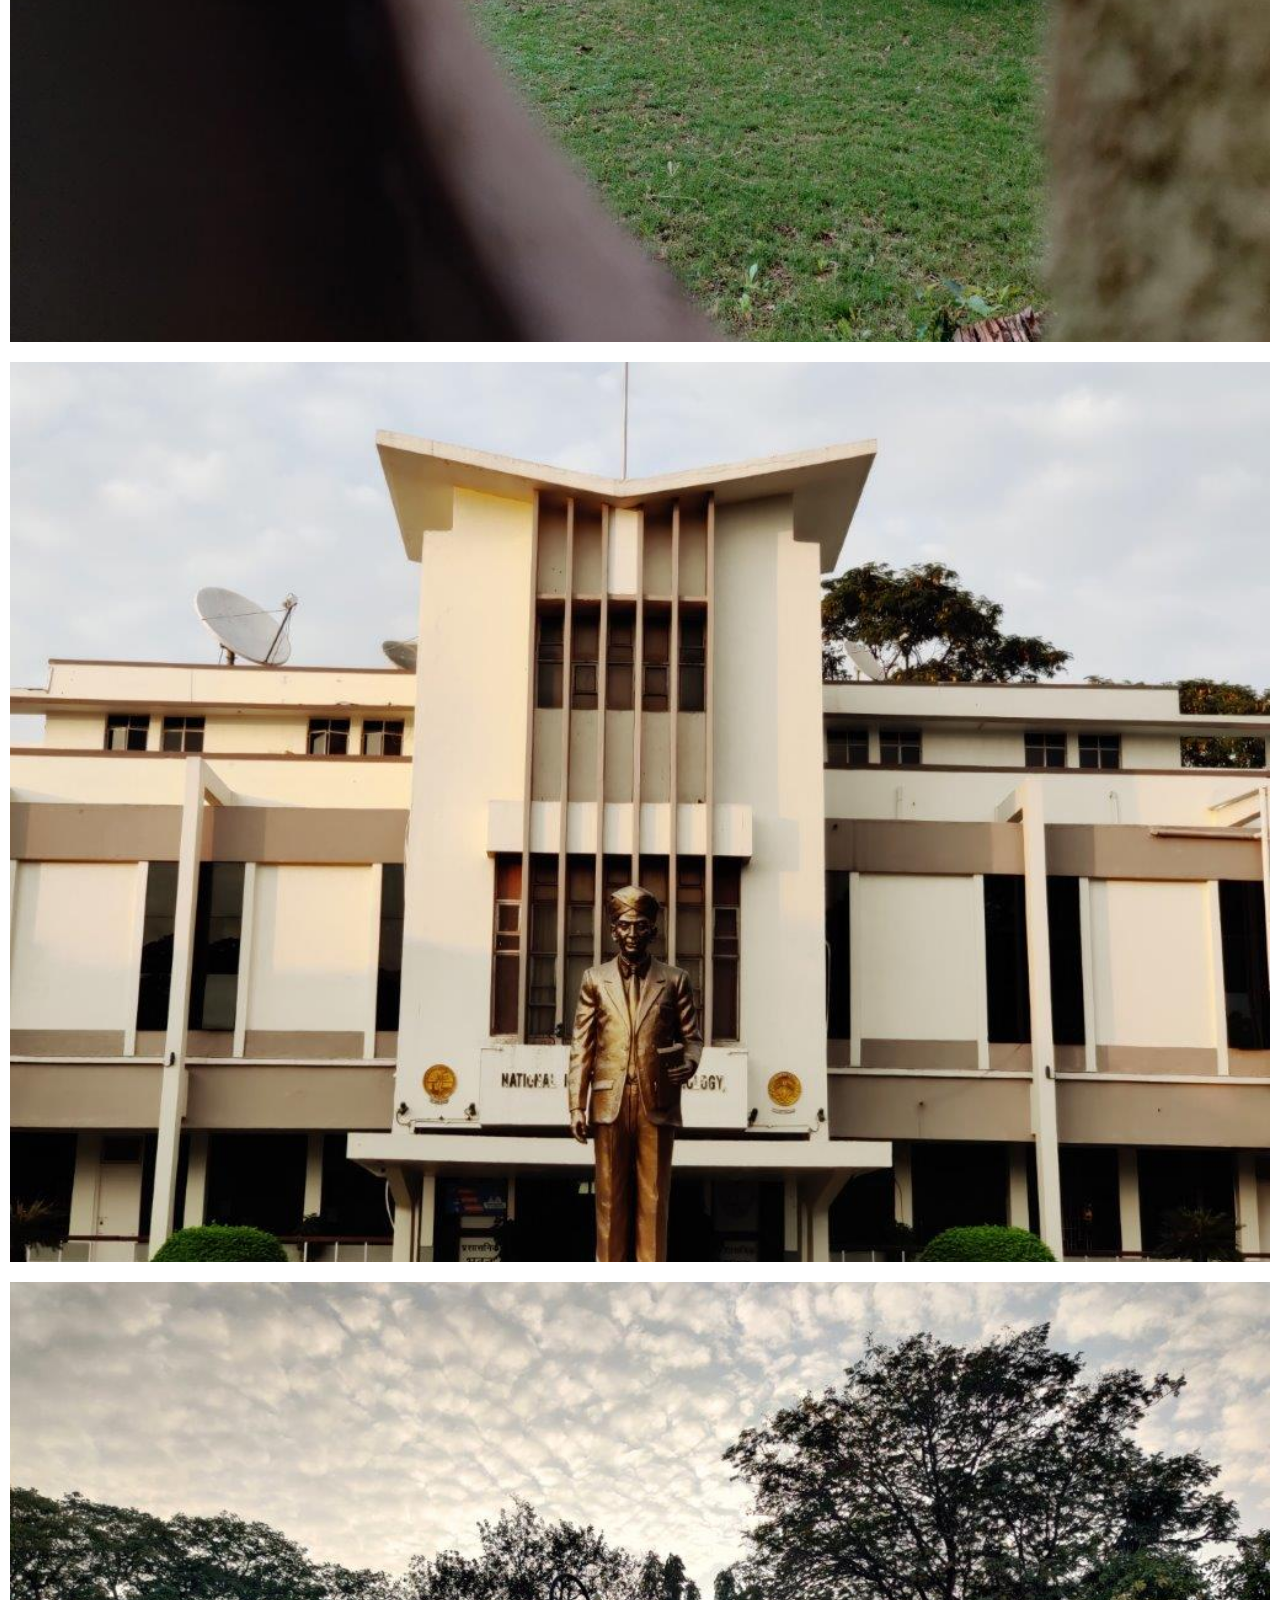
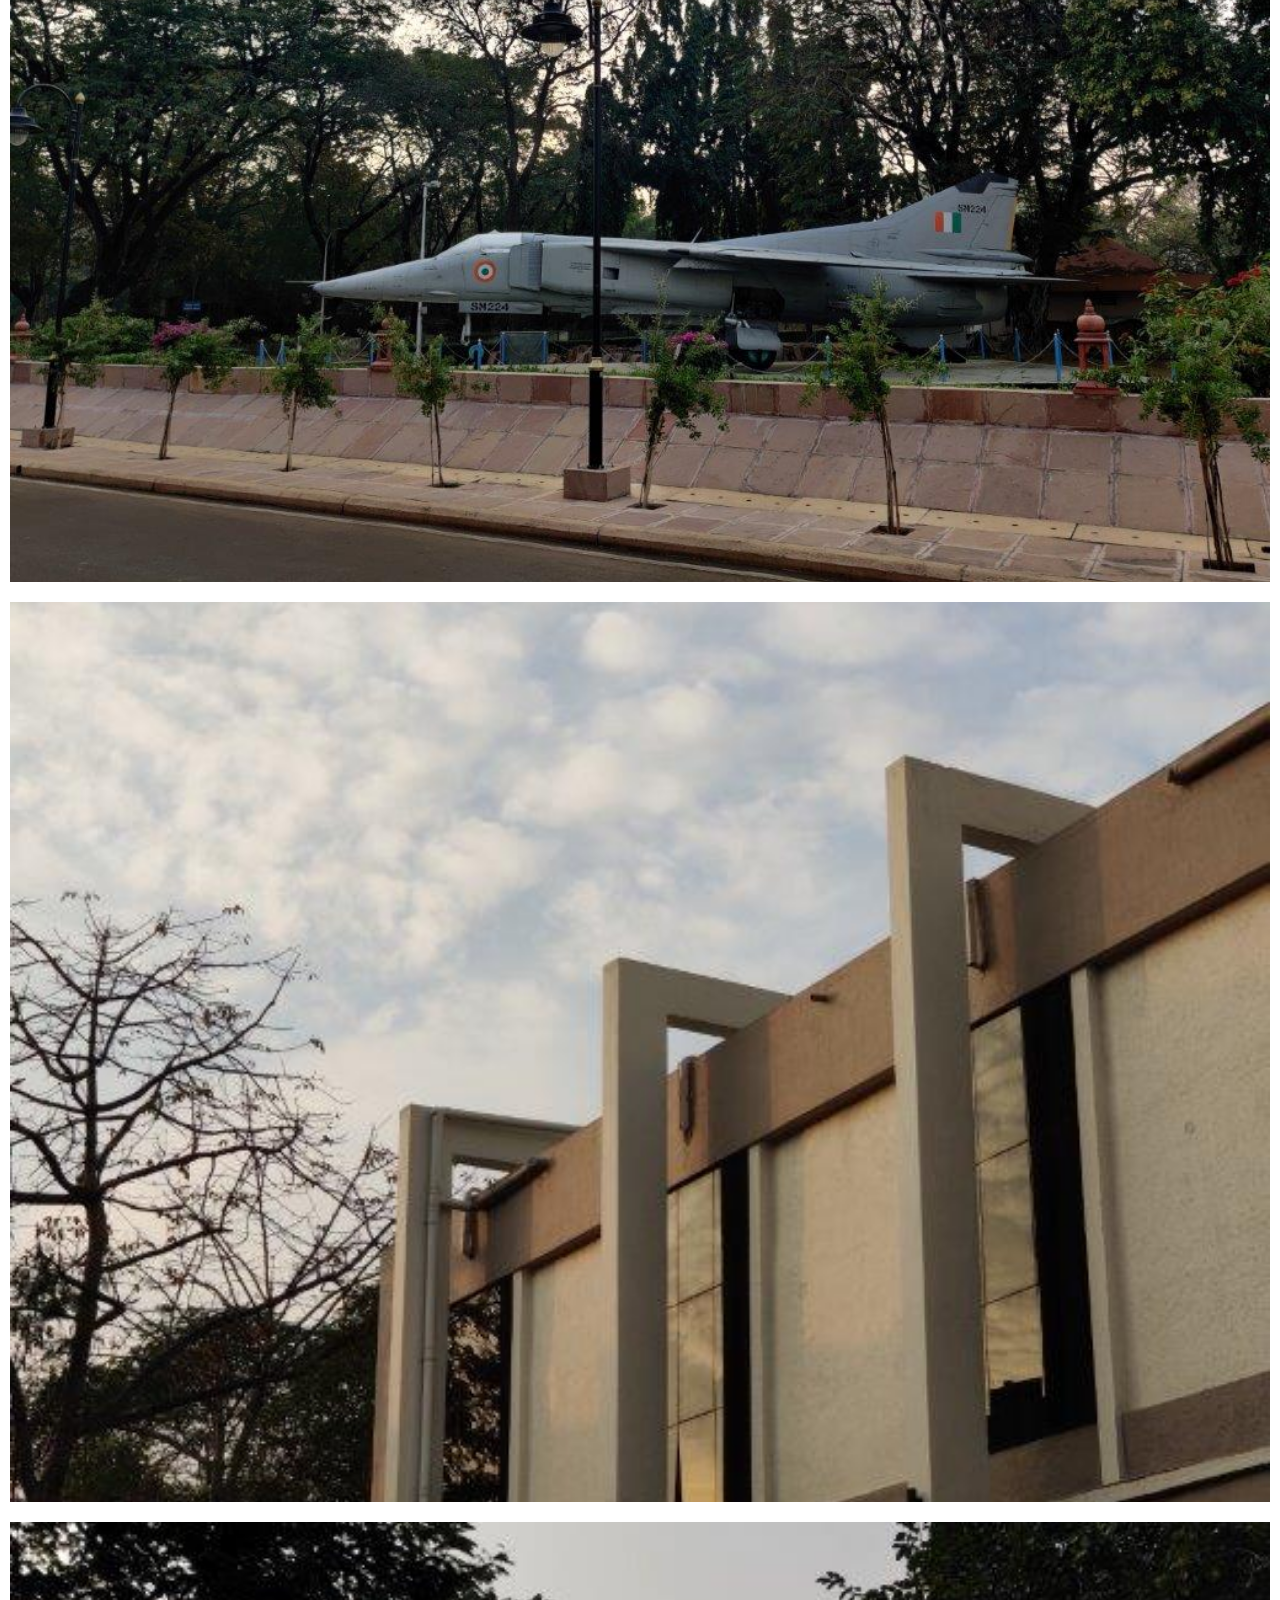
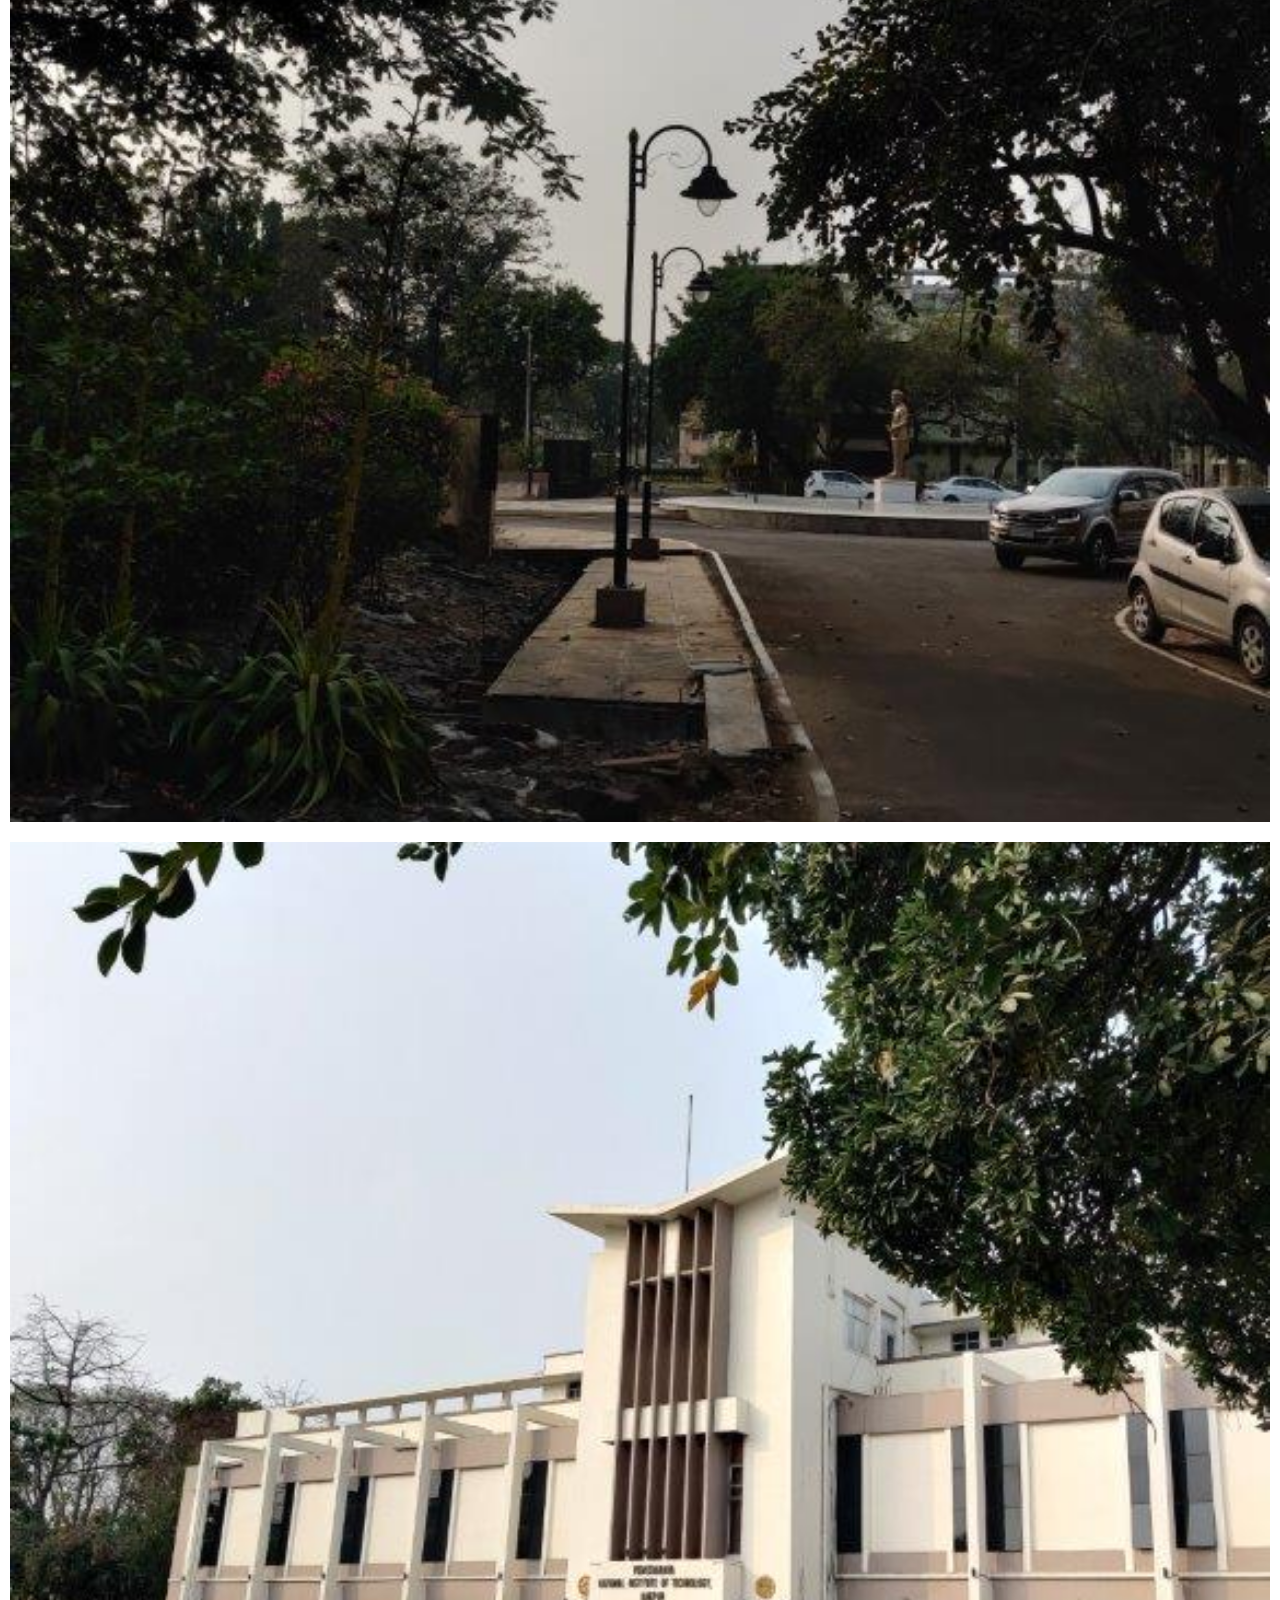
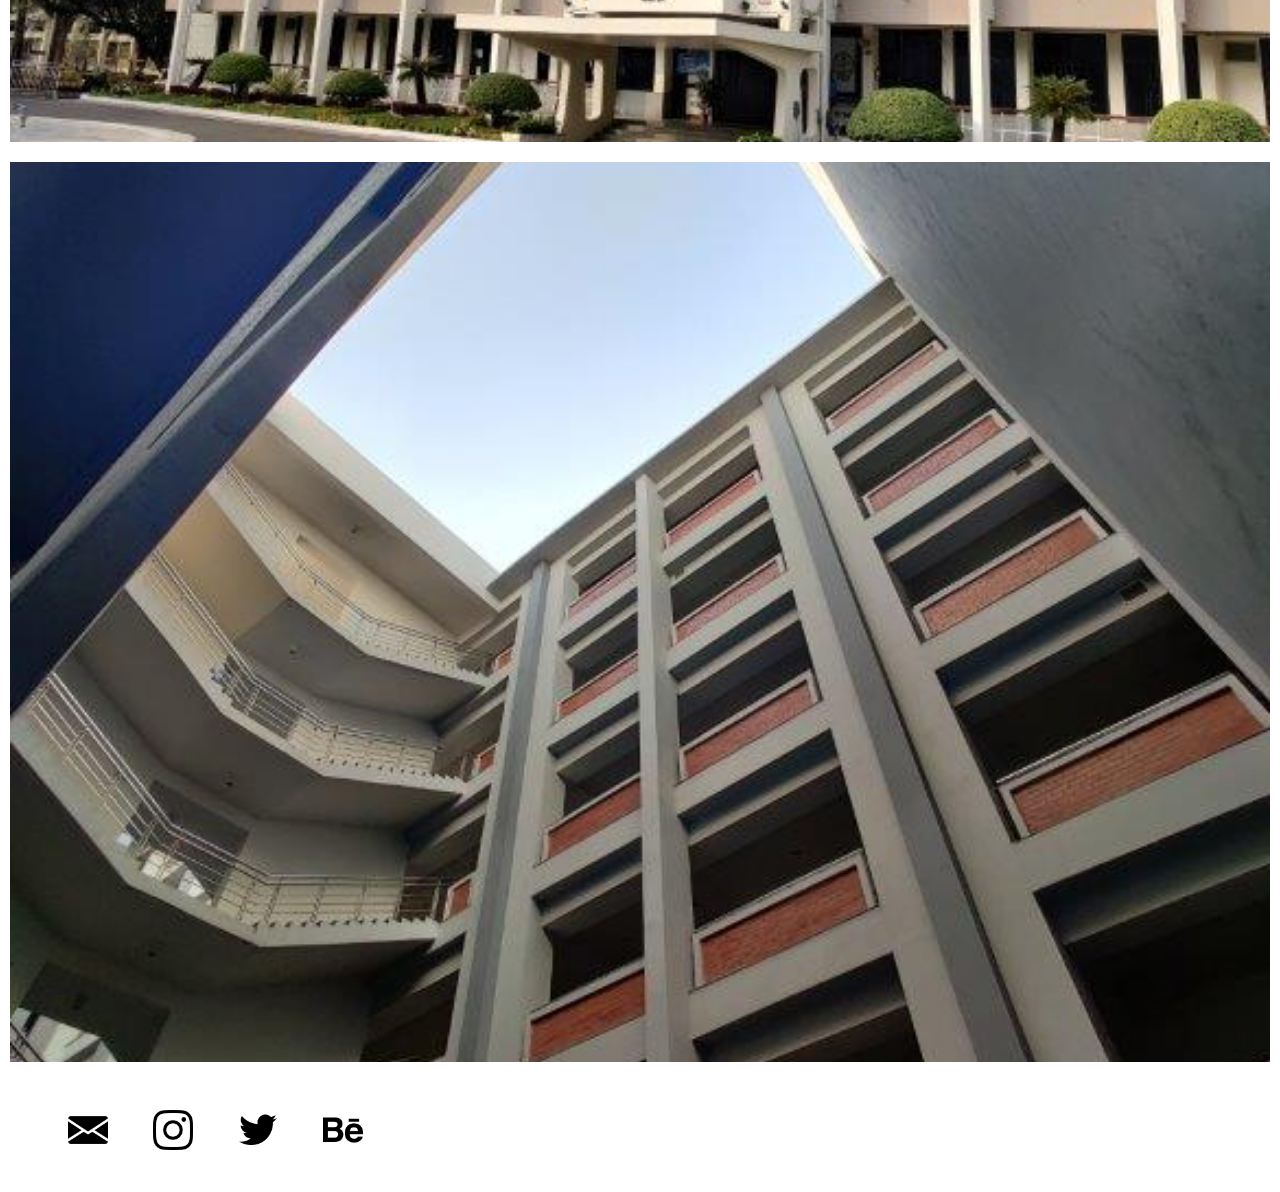
<file: vnit.html>
<!DOCTYPE html>
<html>
<head>
	<meta charset="utf-8" />
	<title>VNIT</title>
	<link rel="icon" type="image" style="border-radius: 100%" href="images/5.png">
	<link rel="stylesheet" type="text/css" href="style.css">
</head>
<body>
	<div class="container">
<!--Nav-->		
		<div class="nav-wrapper">
			<div class="left-side">
				<div class="brand">
					<div>CasualClicks - Visvesvaraya National Institute of Technology</div>
				</div>
			</div>

			<div class="right-side">
				<div class="nav-link">
					<a href="index.html">Home</a>
				</div>
				<div class="nav-link">
					<a href="about.html">About</a>
				</div>
			</div>
		</div>
<!--Main Content-->
		<div class="content-wrapper">
			<div class="portfolio-items-wrapper">

				<div class="portfolio-item-wrapper">
					<a href="vnit/1.jpeg">
					 <div class="portfolio-img-background" style="background-image:url(vnit/1.jpeg)"></div>

					 <div class="img-text-wrapper">
	
					 </div>
					</a>
				</div>

				<div class="portfolio-item-wrapper">
					<a href="vnit/2.jpeg">
					 <div class="portfolio-img-background" style="background-image:url(vnit/2.jpeg)"></div>

					 <div class="img-text-wrapper">
	
					 </div>
					</a>
				</div>

				<div class="portfolio-item-wrapper">
					 <a href="vnit/3.jpeg">
					 <div class="portfolio-img-background" style="background-image:url(vnit/3.jpeg)"></div>

					 <div class="img-text-wrapper">
	
					 </div>
					 </a>
				</div>

				<div class="portfolio-item-wrapper">
					 <a href="vnit/4.jpeg">
					 <div class="portfolio-img-background" style="background-image:url(vnit/4.jpeg)"></div>

					 <div class="img-text-wrapper">
	
					 </div>
					 </a>
				</div>

				<div class="portfolio-item-wrapper">
					 <a href="vnit/5.jpeg">
					 <div class="portfolio-img-background" style="background-image:url(vnit/5.jpeg)"></div>

					 <div class="img-text-wrapper">
	
					 </div>
					 </a>
				</div>

				<div class="portfolio-item-wrapper">
					 <a href="vnit/6.jpeg">
					 <div class="portfolio-img-background" style="background-image:url(vnit/6.jpeg)"></div>

					 <div class="img-text-wrapper">
	
					 </div>
					 </a>
				</div>

				<div class="portfolio-item-wrapper">
					 <a href="vnit/7.jpeg">
					 <div class="portfolio-img-background" style="background-image:url(vnit/7.jpeg)"></div>

					 <div class="img-text-wrapper">
	
					 </div>
					 </a>
				</div>

				<div class="portfolio-item-wrapper">
					 <a href="vnit/8.jpeg">
					 <div class="portfolio-img-background" style="background-image:url(vnit/8.jpeg)"></div>

					 <div class="img-text-wrapper">
	
					 </div>
					 </a>
				</div>
			</div>
		</div>

<!--Footer-->
		<div class="footer-wrapper">
			<div class="footer-link">
				<a href="mailto:casualclicks20@gmail.com"><img src="logos/email.png" height="25px"></a>
			</div>
			<div class="footer-link">
				<a href="https://www.instagram.com/casualclicks20/"><img src="logos/instagram.png" height="25px"></a>
			</div>
			<div class="footer-link">
				<a href="https://twitter.com/casualclicks20"><img src="logos/twitter1.png" height="25px"></a>
			</div>
			<div class="footer-link">
				<a href="https://www.behance.net/parasbansal20"><img src="logos/behance.png" height="25px"></a>
			</div>
		</div>
	</div>

</body>
<!--Javascript for hovering to make bg darker action-->
<!--<script >
	const portfolioItems = document.querySelectorAll('.portfolio-item-wrapper');

	portfolioItems.forEach(portfolioItem =>{
		portfolioItem.addEventListener('mouseover', () =>{
			portfolioItem.childNodes[1].childNodes[1].classList.add('img-darken');
		})

		portfolioItem.addEventListener('mouseout', () =>{
			portfolioItem.childNodes[1].childNodes[1].classList.remove('img-darken');
		})
	})
	
</script>-->
</html>
</file>
<file: style.css>
/*Master Styler*/
body{
	margin: 0px;
	font-family: "Lato", sans-serif;
}

.container {
  display: grid;
  grid-template-columns: 1fr;
}


/*Nav Styles*/
.brand{
	font-size: 20px;
}

.nav-wrapper{
	display: flex;
	justify-content: space-between;
	padding: 38px;
}

.right-side{
	display: flex;
}

.nav-wrapper > .right-side > div {
	margin-right: 20px;
	text-transform: uppercase;
	font-size: 0.9em;
}


.nav-link{
	height: 22px;
	border-bottom: 1px solid transparent;
	transition: border-bottom 0.5s;
}

.nav-link a{
	color:#8a8a8a;
	text-decoration: none;
	transition: color 0.5s;
}

.nav-link:hover{
	border-bottom: 1px solid black;
}

.nav-link a:hover{
	color: black;
}

.active-nav-link{
	border-bottom: 1px solid black;
}

.active-nav-link a{
	color: black;
}

/*Portfolio Styles*/

.portfolio-items-wrapper{
	display: grid;
	grid-template-columns: 1fr 1fr 1fr;
}

.portfolio-item-wrapper{
	position: relative;
		margin: 10px;
}

.portfolio-item-wrapper a{
	text-decoration: none;
}

.portfolio-img-background {
	height: 400px;
	background-size: cover;
	background-position: center;
	background-repeat: no-repeat;
	width: 100%;
}

.img-text-wrapper {
	  position: absolute;
	  top: 0;
	  display: flex;
	  flex-direction: column;
	  justify-content: center;
	  align-items: center;
	  height: 100%;
	  text-align: center;
	  padding-left: 100px;
	  padding-right: 100px;
}

.img-text-wrapper .subtitle{
	transition: 1s;
	color: transparent;
	font-weight: 600;
}

.portfolio-img-background:hover ~.img-text-wrapper .subtitle{
	font-weight: 600;
	color: white;
}

.img-text-wrapper:hover .subtitle{
	font-weight: 600;
	color: white;
}

.img-darken{
	transition: 1s;
	filter: brightness(50%);
}

/*about page*/
.two-column-wrapper{
	display: grid;
	grid-template-columns: 1fr 1fr 1fr;
}

.profile-image-wrapper img{
	padding: 20px;
	height: 300px;
	}

.profile-content-wrapper{
	padding: 30px;
	color: grey;
}
.profile-content-wrapper h4{
	color: black;
}

/*Footer*/
.footer-wrapper{
	display: flex;
	padding: 38px;
	margin-left: 30px;
}

.footer-link{
	margin-right: 20px;
}


@media only screen and (max-width: 1400px){

	.brand{
		font-size: 30px;
	}

	.nav-wrapper > .right-side > div{
		font-size: 25px;
	}

	.nav-link{
		height: 35px;
	}

	.portfolio-items-wrapper{
		display: grid;
		grid-template-columns: 1fr;
	}

	.portfolio-img-background {
		height: 900px;
	}

	.img-text-wrapper .subtitle{
		font-size: 50px;
		font-weight: 300;
	}

	.img-text-wrapper:hover .subtitle{
		font-weight: 300;
	}

	.two-column-wrapper{
		display: grid;
		grid-template-columns: 1fr;
		font-size: 30px;
	}

	.profile-image-wrapper img{
		padding: 20px;
		height: 500px;
	}

	.footer-link img{
		height: 40px;
		margin-right: 25px;
	}
}

/*Tablet mode... First finalise mobile mode*/
/*@media only screen and (max-width: 1700px){

	.portfolio-items-wrapper{
	display: grid;
	grid-template-columns: 1fr 1fr;
}

.portfolio-img-background {
	height: 500px;
}
.two-column-wrapper{
	display: grid;
	grid-template-columns: 1fr;
}

}*/
</file>
